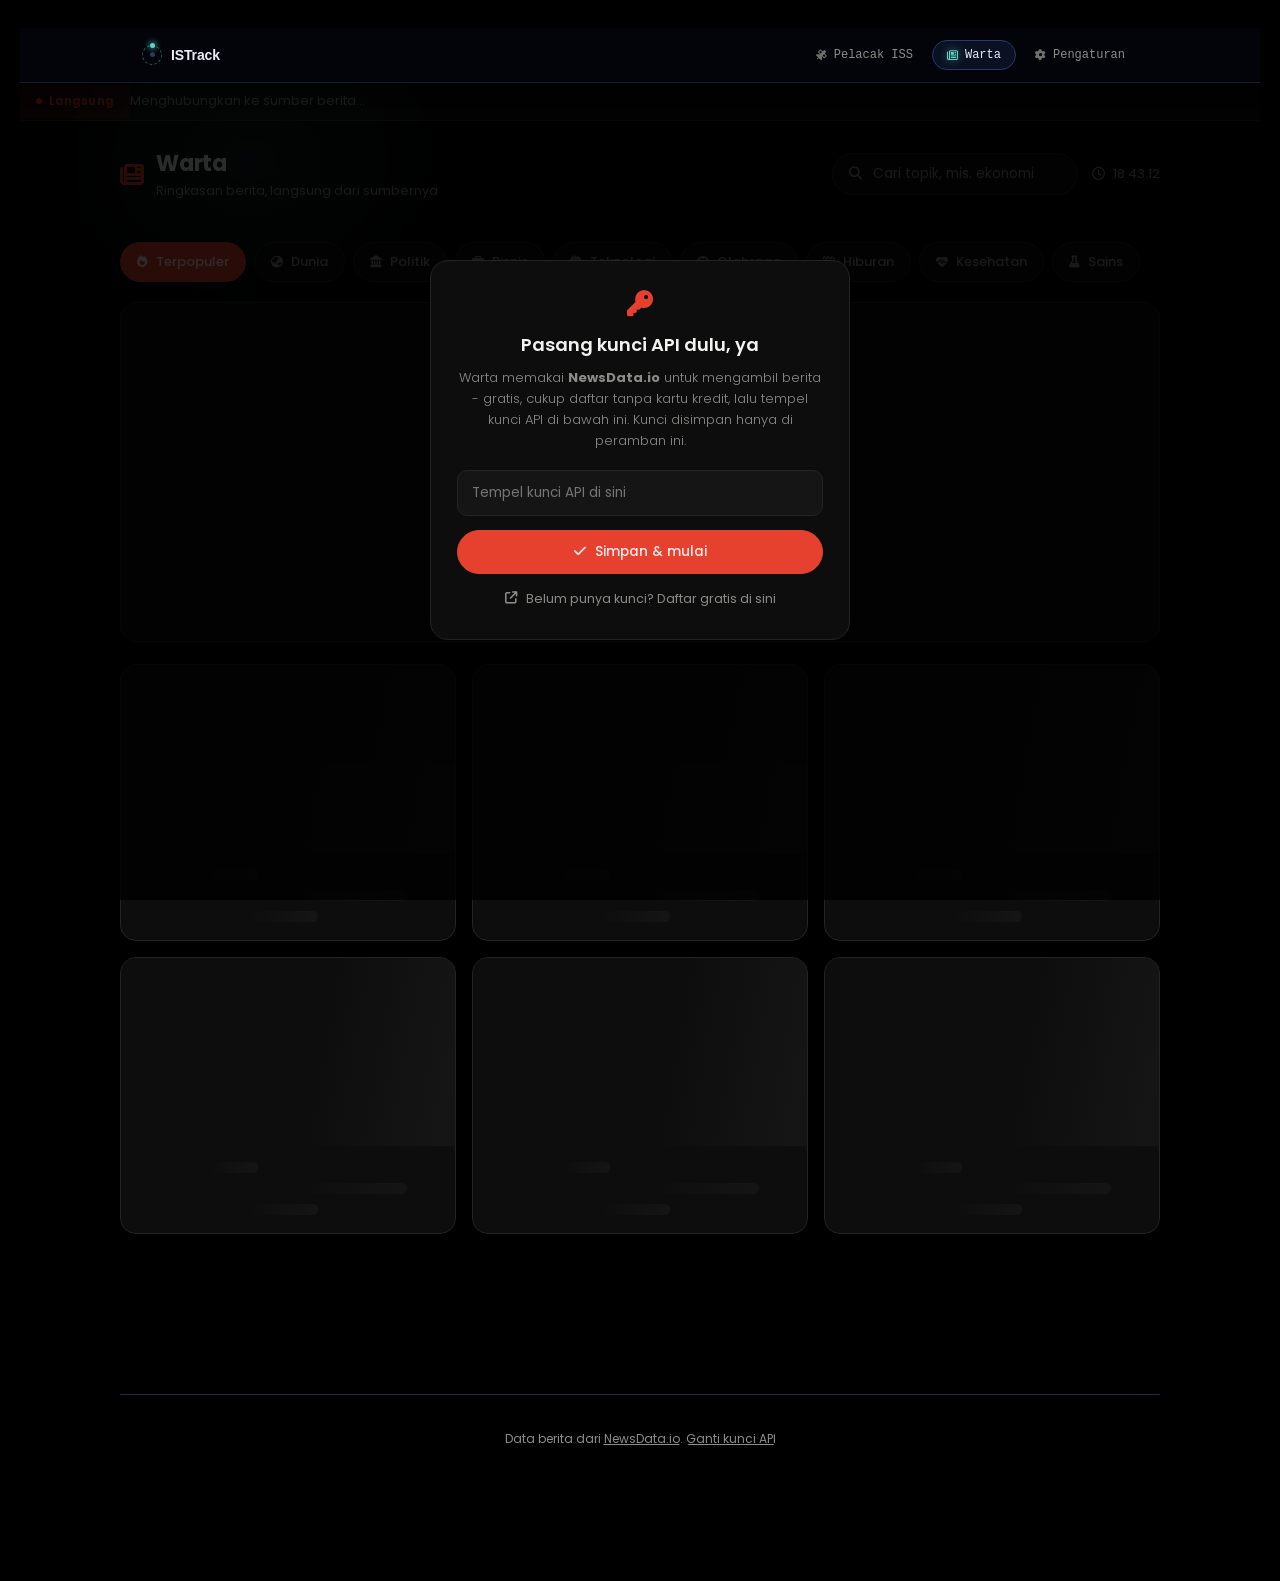
<file: news.html>
<!DOCTYPE html>
<html lang="id" id="htmlRoot">
<head>
<meta charset="UTF-8">
<meta name="viewport" content="width=device-width, initial-scale=1.0, viewport-fit=cover">
<title>ISTrack - Warta</title>
<link rel="preconnect" href="https://fonts.googleapis.com">
<link href="https://fonts.googleapis.com/css2?family=Poppins:wght@300;400;500;600;700;800&display=swap" rel="stylesheet">
<link rel="stylesheet" href="style.css">
<link rel="stylesheet" href="https://cdnjs.cloudflare.com/ajax/libs/font-awesome/6.5.1/css/all.min.css">
<link rel="stylesheet" href="news.css">
<script src="theme.js"></script>
<script src="menu-color.js"></script>
<script src="i18n.js"></script>
<script src="motion.js"></script>
</head>
<body>

<div class="site-nav-bar">
  <nav class="site-nav">
    <a class="site-brand" href="index.html" aria-label="ISTrack - beranda">
      <span class="site-brand-orbit" aria-hidden="true"><span class="site-brand-orbit-dot"></span></span>
      <span class="site-brand-text">ISTrack</span>
    </a>
    <button class="hamburger-btn" id="hamburgerBtn" data-i18n-aria-label="nav.openMenu" aria-label="Buka menu" aria-expanded="false" aria-controls="siteNavLinks">
      <span></span><span></span><span></span>
    </button>
    <div class="site-nav-links" id="siteNavLinks">
      <a href="index.html" class="site-nav-link"><i class="fa-solid fa-satellite nav-link-icon" aria-hidden="true"></i><span data-i18n="nav.iss">Pelacak ISS</span></a>
      <a href="news.html" class="site-nav-link active"><i class="fa-regular fa-newspaper nav-link-icon" aria-hidden="true"></i><span data-i18n="nav.news">Warta</span></a>
      <a href="settings.html" class="site-nav-link"><i class="fa-solid fa-gear nav-link-icon" aria-hidden="true"></i><span data-i18n="nav.settings">Pengaturan</span></a>
    </div>
  </nav>
</div>

<div class="ticker-bar" id="tickerBar">
  <span class="ticker-tag"><span class="live-dot"></span><span data-i18n="news.live">Langsung</span></span>
  <div class="ticker-track-wrap">
    <div class="ticker-track" id="tickerTrack">
      <span class="ticker-item" data-i18n="news.connectingTicker">Menghubungkan ke sumber berita…</span>
    </div>
  </div>
</div>

<div class="wrap">

  <header class="masthead">
    <div class="brand">
      <i class="fa-solid fa-newspaper"></i>
      <div>
        <p class="brand-name" data-i18n="news.brandName">Warta</p>
        <p class="brand-tag" data-i18n="news.brandTag">Ringkasan berita, langsung dari sumbernya</p>
      </div>
    </div>
    <div class="masthead-right">
      <form class="search" id="searchForm">
        <i class="fa-solid fa-magnifying-glass"></i>
        <input type="text" id="searchInput" data-i18n-placeholder="news.searchPlaceholder" placeholder="Cari topik, mis. ekonomi" autocomplete="off">
      </form>
      <div class="clock" id="clock">
        <i class="fa-regular fa-clock"></i>
        <span id="clockText">--:--:--</span>
      </div>
    </div>
  </header>

  <nav class="chipbar" id="chipBar">
    <button class="chip active" data-cat="top"><i class="fa-solid fa-fire"></i><span data-i18n="news.cat.top">Terpopuler</span></button>
    <button class="chip" data-cat="world"><i class="fa-solid fa-earth-asia"></i><span data-i18n="news.cat.world">Dunia</span></button>
    <button class="chip" data-cat="politics"><i class="fa-solid fa-landmark"></i><span data-i18n="news.cat.politics">Politik</span></button>
    <button class="chip" data-cat="business"><i class="fa-solid fa-briefcase"></i><span data-i18n="news.cat.business">Bisnis</span></button>
    <button class="chip" data-cat="technology"><i class="fa-solid fa-microchip"></i><span data-i18n="news.cat.technology">Teknologi</span></button>
    <button class="chip" data-cat="sports"><i class="fa-solid fa-futbol"></i><span data-i18n="news.cat.sports">Olahraga</span></button>
    <button class="chip" data-cat="entertainment"><i class="fa-solid fa-clapperboard"></i><span data-i18n="news.cat.entertainment">Hiburan</span></button>
    <button class="chip" data-cat="health"><i class="fa-solid fa-heart-pulse"></i><span data-i18n="news.cat.health">Kesehatan</span></button>
    <button class="chip" data-cat="science"><i class="fa-solid fa-flask"></i><span data-i18n="news.cat.science">Sains</span></button>
  </nav>

  <main id="mainContent">

    <section class="hero-slot" id="heroSlot"></section>

    <section class="grid" id="newsGrid"></section>

    <div class="state-row" id="stateRow"></div>

    <div class="loadmore-row hidden" id="loadMoreRow">
      <button id="loadMoreBtn" class="loadmore-btn">
        <i class="fa-solid fa-arrows-rotate"></i>
        <span data-i18n="news.loadMore">Muat lebih banyak</span>
      </button>
    </div>

  </main>

  <footer>
    <p><span data-i18n="news.footerPrefix">Data berita dari</span> <a href="https://newsdata.io/" target="_blank" rel="noopener">NewsData.io</a>.
      <button class="link-btn" id="changeKeyBtn" data-i18n="news.changeKey">Ganti kunci API</button>
    </p>
  </footer>

</div>

<div class="modal-backdrop hidden" id="apiModal">
  <div class="modal-card">
    <i class="fa-solid fa-key modal-icon"></i>
    <h2 data-i18n="news.modalTitle">Pasang kunci API dulu, ya</h2>
    <p data-i18n-html="news.modalBody">Warta memakai <b>NewsData.io</b> untuk mengambil berita - gratis, cukup daftar tanpa kartu kredit, lalu tempel kunci API di bawah ini. Kunci disimpan hanya di peramban ini.</p>
    <input type="text" id="apiKeyInput" data-i18n-placeholder="news.apiKeyPlaceholder" placeholder="Tempel kunci API di sini">
    <button id="saveKeyBtn" class="loadmore-btn primary">
      <i class="fa-solid fa-check"></i>
      <span data-i18n="news.saveAndStart">Simpan &amp; mulai</span>
    </button>
    <a href="https://newsdata.io/register" target="_blank" rel="noopener" class="modal-link">
      <i class="fa-solid fa-arrow-up-right-from-square"></i>
      <span data-i18n="news.noKeyYet">Belum punya kunci? Daftar gratis di sini</span>
    </a>
    <p class="modal-error hidden" id="modalError"></p>
  </div>
</div>

<script>
(function(){
  var btn=document.getElementById('hamburgerBtn');
  var links=document.getElementById('siteNavLinks');
  if(!btn||!links)return;
  function close(){
    links.classList.remove('open');
    btn.classList.remove('open');
    btn.setAttribute('aria-expanded','false');
  }
  btn.addEventListener('click',function(e){
    e.stopPropagation();
    var open=links.classList.toggle('open');
    btn.classList.toggle('open',open);
    btn.setAttribute('aria-expanded',open?'true':'false');
  });
  links.addEventListener('click',function(e){
    if(e.target.tagName==='A')close();
  });
  document.addEventListener('click',function(e){
    if(!links.contains(e.target)&&!btn.contains(e.target))close();
  });
  document.addEventListener('keydown',function(e){
    if(e.key==='Escape')close();
  });
})();
</script>
<script src="news.js"></script>
<script src="https://cdn.botpress.cloud/webchat/v5.0/inject.js"></script>
<script src="https://files.bpcontent.cloud/2026/09/04/01/20260904015826-556E0SH3.js" defer></script>
<script src="botpress-widget.js"></script>
</body>
</html>
</file>
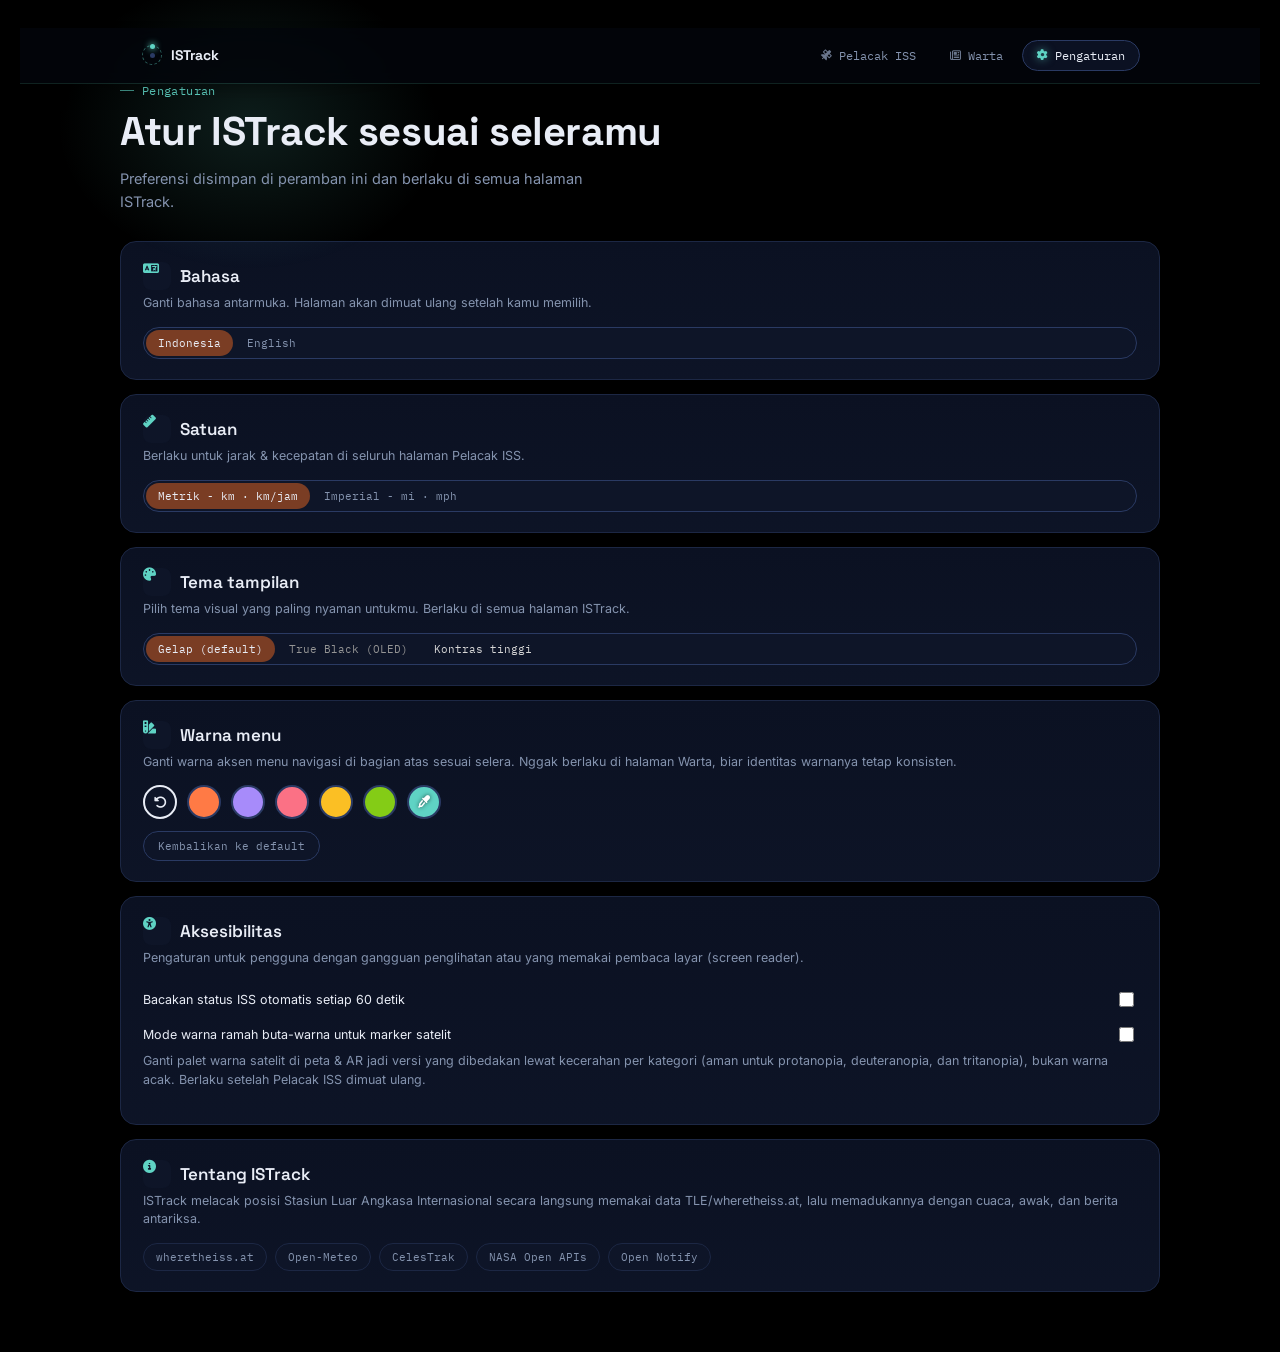
<file: settings.html>
<!DOCTYPE html>
<html lang="id" id="htmlRoot">
<head>
<meta charset="UTF-8">
<meta name="viewport" content="width=device-width, initial-scale=1.0, viewport-fit=cover">
<title>ISTrack - Pengaturan</title>
<link rel="preconnect" href="https://fonts.googleapis.com">
<link href="https://fonts.googleapis.com/css2?family=Space+Grotesk:wght@400;500;600;700&family=IBM+Plex+Mono:wght@400;500;600&family=Inter:wght@400;500&display=swap" rel="stylesheet">
<link rel="stylesheet" href="style.css">
<link rel="stylesheet" href="https://cdnjs.cloudflare.com/ajax/libs/font-awesome/6.5.1/css/all.min.css">
<script src="theme.js"></script>
<script src="menu-color.js"></script>
<script src="i18n.js"></script>
<script src="motion.js"></script>
</head>
<body>

<div class="site-nav-bar">
  <nav class="site-nav">
    <a class="site-brand" href="index.html" aria-label="ISTrack - beranda">
      <span class="site-brand-orbit" aria-hidden="true"><span class="site-brand-orbit-dot"></span></span>
      <span class="site-brand-text">ISTrack</span>
    </a>
    <button class="hamburger-btn" id="hamburgerBtn" data-i18n-aria-label="nav.openMenu" aria-label="Buka menu" aria-expanded="false" aria-controls="siteNavLinks">
      <span></span><span></span><span></span>
    </button>
    <div class="site-nav-links" id="siteNavLinks">
      <a href="index.html" class="site-nav-link"><i class="fa-solid fa-satellite nav-link-icon" aria-hidden="true"></i><span data-i18n="nav.iss">Pelacak ISS</span></a>
      <a href="news.html" class="site-nav-link"><i class="fa-regular fa-newspaper nav-link-icon" aria-hidden="true"></i><span data-i18n="nav.news">Warta</span></a>
      <a href="settings.html" class="site-nav-link active"><i class="fa-solid fa-gear nav-link-icon" aria-hidden="true"></i><span data-i18n="nav.settings">Pengaturan</span></a>
    </div>
  </nav>
</div>

<canvas id="stars"></canvas>

<div class="wrap">

  <header>
    <div>
      <p class="eyebrow" data-i18n="set.eyebrow">Pengaturan</p>
      <h1 data-i18n="set.h1">Atur ISTrack sesuai seleramu</h1>
      <p class="lede" data-i18n="set.lede">Preferensi disimpan di peramban ini dan berlaku di semua halaman ISTrack.</p>
    </div>
  </header>

  <div class="panel-grid">

    <section class="panel wide settings-panel">
      <h2><i class="fa-solid fa-language panel-title-icon" aria-hidden="true"></i><span data-i18n="set.langTitle">Bahasa</span></h2>
      <p class="panel-note" data-i18n="set.langNote">Ganti bahasa antarmuka. Halaman akan dimuat ulang setelah kamu memilih.</p>
      <div class="unit-toggle" id="langToggle" role="group" aria-label="Bahasa">
        <button class="unit-toggle-btn" id="langBtnId" data-lang="id" data-i18n="set.langId">Indonesia</button>
        <button class="unit-toggle-btn" id="langBtnEn" data-lang="en" data-i18n="set.langEn">English</button>
      </div>
    </section>

    <section class="panel wide settings-panel">
      <h2><i class="fa-solid fa-ruler panel-title-icon" aria-hidden="true"></i><span data-i18n="set.unitTitle">Satuan</span></h2>
      <p class="panel-note" data-i18n="set.unitNote">Berlaku untuk jarak & kecepatan di seluruh halaman Pelacak ISS.</p>
      <div class="unit-toggle" id="settingsUnitToggle" role="group" aria-label="Satuan">
        <button class="unit-toggle-btn" id="settingsUnitMetric" data-unit="metric" data-i18n="set.unitMetric">Metrik - km · km/jam</button>
        <button class="unit-toggle-btn" id="settingsUnitImperial" data-unit="imperial" data-i18n="set.unitImperial">Imperial - mi · mph</button>
      </div>
    </section>

    <section class="panel wide settings-panel">
      <h2><i class="fa-solid fa-palette panel-title-icon" aria-hidden="true"></i><span data-i18n="set.themeTitle">Tema tampilan</span></h2>
      <p class="panel-note" data-i18n="set.themeNote">Pilih tema visual yang paling nyaman untukmu. Berlaku di semua halaman ISTrack.</p>
      <div class="unit-toggle theme-toggle" id="themeToggle" role="group" aria-label="Tema tampilan">
        <button class="unit-toggle-btn" id="themeBtnDark" data-theme="dark" data-i18n="set.themeDark">Gelap (default)</button>
        <button class="unit-toggle-btn" id="themeBtnTrueBlack" data-theme="true-black" data-i18n="set.themeTrueBlack">True Black (OLED)</button>
        <button class="unit-toggle-btn" id="themeBtnHighContrast" data-theme="high-contrast" data-i18n="set.themeHighContrast">Kontras tinggi</button>
      </div>
    </section>

    <section class="panel wide settings-panel">
      <h2><i class="fa-solid fa-swatchbook panel-title-icon" aria-hidden="true"></i><span data-i18n="set.menuColorTitle">Warna menu</span></h2>
      <p class="panel-note" data-i18n="set.menuColorNote">Ganti warna aksen menu navigasi di bagian atas sesuai selera. Nggak berlaku di halaman Warta, biar identitas warnanya tetap konsisten.</p>
      <div class="menu-color-row" id="menuColorRow" role="group" aria-label="Warna menu">
        <button type="button" class="color-swatch color-swatch-default" data-color="" data-i18n-aria-label="set.menuColorDefault" aria-label="Default"><i class="fa-solid fa-rotate-left" aria-hidden="true"></i></button>
        <button type="button" class="color-swatch" data-color="#ff7a45" style="--sw:#ff7a45" data-i18n-aria-label="set.menuColorEmber" aria-label="Ember"><i class="fa-solid fa-check color-swatch-check" aria-hidden="true"></i></button>
        <button type="button" class="color-swatch" data-color="#a78bfa" style="--sw:#a78bfa" data-i18n-aria-label="set.menuColorViolet" aria-label="Ungu"><i class="fa-solid fa-check color-swatch-check" aria-hidden="true"></i></button>
        <button type="button" class="color-swatch" data-color="#fb7185" style="--sw:#fb7185" data-i18n-aria-label="set.menuColorRose" aria-label="Merah muda"><i class="fa-solid fa-check color-swatch-check" aria-hidden="true"></i></button>
        <button type="button" class="color-swatch" data-color="#fbbf24" style="--sw:#fbbf24" data-i18n-aria-label="set.menuColorGold" aria-label="Kuning emas"><i class="fa-solid fa-check color-swatch-check" aria-hidden="true"></i></button>
        <button type="button" class="color-swatch" data-color="#84cc16" style="--sw:#84cc16" data-i18n-aria-label="set.menuColorLime" aria-label="Hijau lime"><i class="fa-solid fa-check color-swatch-check" aria-hidden="true"></i></button>
        <label class="color-swatch color-swatch-custom" id="menuColorCustomSwatch" data-i18n-aria-label="set.menuColorCustomLabel" aria-label="Warna kustom">
          <input type="color" id="menuColorCustomInput" value="#5fd3c4">
          <i class="fa-solid fa-eye-dropper" aria-hidden="true"></i>
        </label>
      </div>
      <button type="button" class="menu-color-reset-btn" id="menuColorResetBtn" data-i18n="set.menuColorReset">Kembalikan ke default</button>
    </section>

    <section class="panel wide settings-panel">
      <h2><i class="fa-solid fa-universal-access panel-title-icon" aria-hidden="true"></i><span data-i18n="set.a11yTitle">Aksesibilitas</span></h2>
      <p class="panel-note" data-i18n="set.a11yNote">Pengaturan untuk pengguna dengan gangguan penglihatan atau yang memakai pembaca layar (screen reader).</p>
      <label class="map-toggle-row">
        <span data-i18n="set.a11yAutoRead">Bacakan status ISS otomatis setiap 60 detik</span>
        <input type="checkbox" id="a11yAutoReadToggle">
      </label>
      <label class="map-toggle-row">
        <span data-i18n="set.a11yColorblind">Mode warna ramah buta-warna untuk marker satelit</span>
        <input type="checkbox" id="a11yColorblindToggle">
      </label>
      <p class="panel-note" data-i18n="set.a11yColorblindNote">Ganti palet warna satelit di peta &amp; AR jadi versi yang dibedakan lewat kecerahan per kategori (aman untuk protanopia, deuteranopia, dan tritanopia), bukan warna acak. Berlaku setelah Pelacak ISS dimuat ulang.</p>
    </section>

    <section class="panel wide settings-panel">
      <h2><i class="fa-solid fa-circle-info panel-title-icon" aria-hidden="true"></i><span data-i18n="set.aboutTitle">Tentang ISTrack</span></h2>
      <p class="panel-note" data-i18n="set.aboutNote">ISTrack melacak posisi Stasiun Luar Angkasa Internasional secara langsung memakai data TLE/wheretheiss.at, lalu memadukannya dengan cuaca, awak, dan berita antariksa.</p>
      <div class="source-chip-row">
        <span class="source-chip">wheretheiss.at</span>
        <span class="source-chip">Open-Meteo</span>
        <span class="source-chip">CelesTrak</span>
        <span class="source-chip">NASA Open APIs</span>
        <span class="source-chip">Open Notify</span>
      </div>
    </section>

  </div>

</div>

<script>
(function(){
  var btn=document.getElementById('hamburgerBtn');
  var links=document.getElementById('siteNavLinks');
  if(btn && links){
    function close(){
      links.classList.remove('open');
      btn.classList.remove('open');
      btn.setAttribute('aria-expanded','false');
    }
    btn.addEventListener('click',function(e){
      e.stopPropagation();
      var open=links.classList.toggle('open');
      btn.classList.toggle('open',open);
      btn.setAttribute('aria-expanded',open?'true':'false');
    });
    links.addEventListener('click',function(e){
      if(e.target.tagName==='A')close();
    });
    document.addEventListener('click',function(e){
      if(!links.contains(e.target)&&!btn.contains(e.target))close();
    });
    document.addEventListener('keydown',function(e){
      if(e.key==='Escape')close();
    });
  }

  var langBtnId = document.getElementById('langBtnId');
  var langBtnEn = document.getElementById('langBtnEn');
  function refreshLangButtons(){
    var lang = I18N.getLang();
    langBtnId.classList.toggle('active', lang === 'id');
    langBtnEn.classList.toggle('active', lang === 'en');
  }
  refreshLangButtons();
  langBtnId.addEventListener('click', function(){ if(I18N.getLang() !== 'id') I18N.setLang('id'); });
  langBtnEn.addEventListener('click', function(){ if(I18N.getLang() !== 'en') I18N.setLang('en'); });

  var UNIT_KEY = 'istrack_units';
  var unitMetricBtn = document.getElementById('settingsUnitMetric');
  var unitImperialBtn = document.getElementById('settingsUnitImperial');
  function getUnit(){
    var saved = null;
    try{ saved = localStorage.getItem(UNIT_KEY); }catch(e){}
    return saved === 'imperial' ? 'imperial' : 'metric';
  }
  function setUnit(u){
    try{ localStorage.setItem(UNIT_KEY, u); }catch(e){}
    refreshUnitButtons();
  }
  function refreshUnitButtons(){
    var u = getUnit();
    unitMetricBtn.classList.toggle('active', u === 'metric');
    unitImperialBtn.classList.toggle('active', u === 'imperial');
  }
  refreshUnitButtons();
  unitMetricBtn.addEventListener('click', function(){ setUnit('metric'); });
  unitImperialBtn.addEventListener('click', function(){ setUnit('imperial'); });

  var themeButtons = document.querySelectorAll('#themeToggle .unit-toggle-btn');
  function refreshThemeButtons(){
    var current = window.ISTrackTheme ? window.ISTrackTheme.getTheme() : 'dark';
    themeButtons.forEach(function(b){
      b.classList.toggle('active', b.getAttribute('data-theme') === current);
    });
  }
  refreshThemeButtons();
  themeButtons.forEach(function(b){
    b.addEventListener('click', function(){
      if(!window.ISTrackTheme) return;
      window.ISTrackTheme.setTheme(b.getAttribute('data-theme'));
      refreshThemeButtons();
    });
  });

  var menuColorRow = document.getElementById('menuColorRow');
  var menuColorCustomSwatch = document.getElementById('menuColorCustomSwatch');
  var menuColorCustomInput = document.getElementById('menuColorCustomInput');
  var menuColorResetBtn = document.getElementById('menuColorResetBtn');

  function refreshMenuColorUI(){
    if(!window.ISTrackMenuColor || !menuColorRow) return;
    var current = window.ISTrackMenuColor.getMenuColor();
    var matchedPreset = false;
    menuColorRow.querySelectorAll('.color-swatch[data-color]').forEach(function(sw){
      var c = sw.getAttribute('data-color');
      if(c === ''){
        sw.classList.toggle('active', !current);
      } else {
        var isActive = current === c;
        sw.classList.toggle('active', isActive);
        if(isActive) matchedPreset = true;
      }
    });
    if(current){
      if(menuColorCustomSwatch) menuColorCustomSwatch.style.setProperty('--sw', current);
      if(menuColorCustomInput) menuColorCustomInput.value = current;
      if(menuColorCustomSwatch) menuColorCustomSwatch.classList.toggle('active', !matchedPreset);
    } else if(menuColorCustomSwatch){
      menuColorCustomSwatch.classList.remove('active');
    }
  }
  refreshMenuColorUI();

  if(menuColorRow){
    menuColorRow.querySelectorAll('.color-swatch[data-color]').forEach(function(sw){
      sw.addEventListener('click', function(){
        if(!window.ISTrackMenuColor) return;
        var c = sw.getAttribute('data-color');
        if(c === ''){ window.ISTrackMenuColor.resetMenuColor(); }
        else { window.ISTrackMenuColor.setMenuColor(c); }
        refreshMenuColorUI();
      });
    });
  }
  if(menuColorCustomInput){
    menuColorCustomInput.addEventListener('input', function(){
      if(!window.ISTrackMenuColor) return;
      window.ISTrackMenuColor.setMenuColor(menuColorCustomInput.value);
      refreshMenuColorUI();
    });
  }
  if(menuColorResetBtn){
    menuColorResetBtn.addEventListener('click', function(){
      if(!window.ISTrackMenuColor) return;
      window.ISTrackMenuColor.resetMenuColor();
      refreshMenuColorUI();
    });
  }

  var AUTOREAD_KEY = 'istrack_a11y_autoread';
  var autoReadToggle = document.getElementById('a11yAutoReadToggle');
  if(autoReadToggle){
    var savedAutoRead = false;
    try{ savedAutoRead = localStorage.getItem(AUTOREAD_KEY) === '1'; }catch(e){}
    autoReadToggle.checked = savedAutoRead;
    autoReadToggle.addEventListener('change', function(){
      try{ localStorage.setItem(AUTOREAD_KEY, autoReadToggle.checked ? '1' : '0'); }catch(e){}
    });
  }

  var COLORBLIND_KEY = 'istrack_a11y_colorblind';
  var colorblindToggle = document.getElementById('a11yColorblindToggle');
  if(colorblindToggle){
    var savedColorblind = false;
    try{ savedColorblind = localStorage.getItem(COLORBLIND_KEY) === '1'; }catch(e){}
    colorblindToggle.checked = savedColorblind;
    colorblindToggle.addEventListener('change', function(){
      try{ localStorage.setItem(COLORBLIND_KEY, colorblindToggle.checked ? '1' : '0'); }catch(e){}
    });
  }
})();
</script>
<script src="https://cdn.botpress.cloud/webchat/v5.0/inject.js"></script>
<script src="https://files.bpcontent.cloud/2026/09/04/01/20260904015826-556E0SH3.js" defer></script>
<script src="botpress-widget.js"></script>
</body>
</html>
</file>
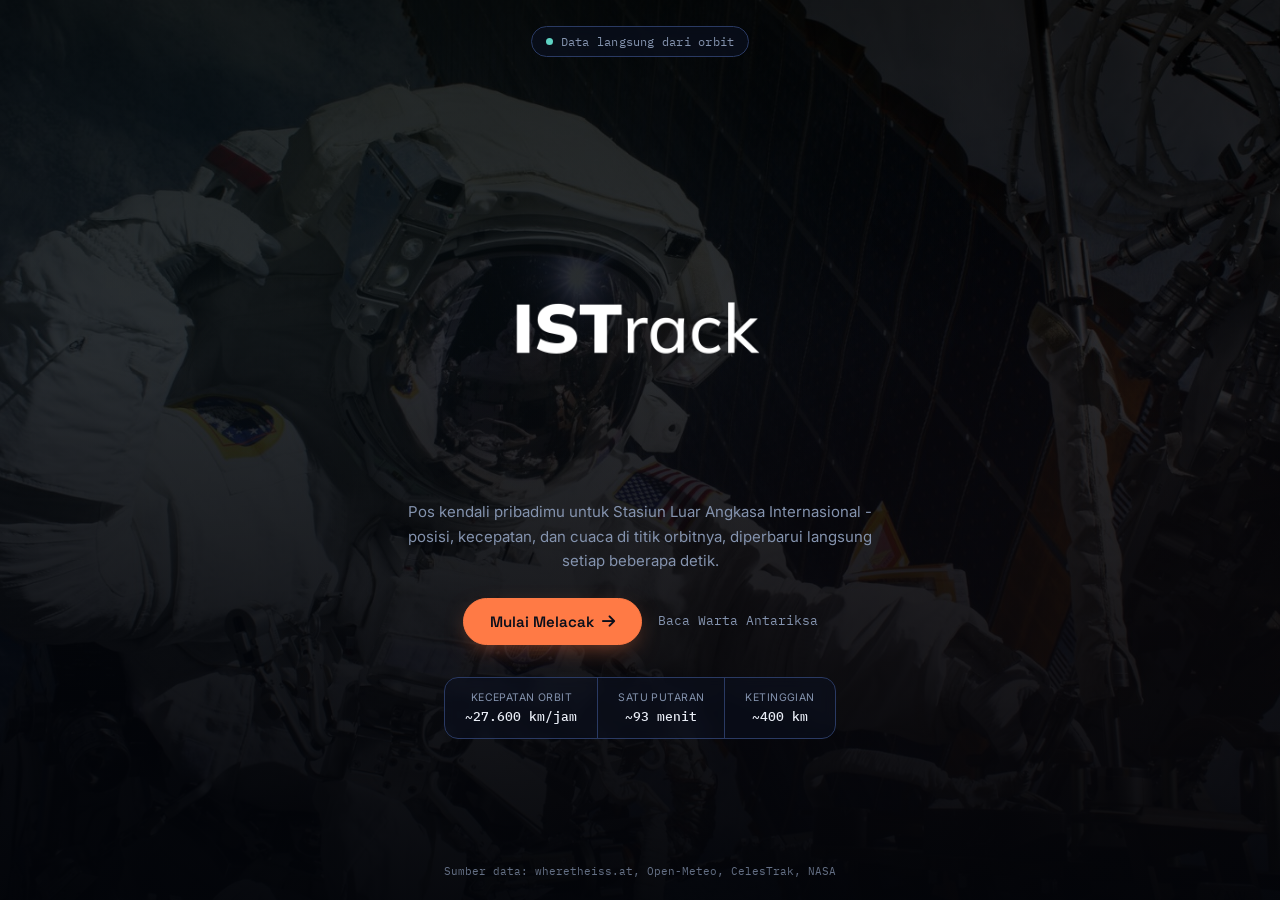
<file: splash.html>
<!DOCTYPE html>
<html lang="id">
<head>
<meta charset="UTF-8">
<meta name="viewport" content="width=device-width, initial-scale=1.0, viewport-fit=cover">
<title>ISTrack - Pelacak ISS Langsung</title>
<link rel="preconnect" href="https://fonts.googleapis.com">
<link href="https://fonts.googleapis.com/css2?family=Space+Grotesk:wght@400;500;600;700&family=IBM+Plex+Mono:wght@400;500;600&family=Inter:wght@400;500&display=swap" rel="stylesheet">
<link rel="stylesheet" href="splash.css">
<link rel="stylesheet" href="https://cdnjs.cloudflare.com/ajax/libs/font-awesome/6.5.1/css/all.min.css">
<script src="theme.js"></script>
<script src="i18n.js"></script>
</head>
<body>

<div class="hero">
  <img class="hero-bg" src="assets/hero-astronaut.jpg" data-i18n-alt="splash.heroAlt" alt="Astronaut mengerjakan pemeliharaan luar Stasiun Luar Angkasa Internasional">
  <div class="hero-scrim"></div>

  <div class="hero-content">
    <div class="hero-top">
      <span class="hero-status"><span class="dot"></span><span data-i18n="splash.status">Data langsung dari orbit</span></span>
    </div>

    <div class="hero-mid">
      <img class="hero-logo" src="assets/istrack-logo.png" alt="ISTrack">
      <p class="hero-tagline" data-i18n="splash.tagline">Pos kendali pribadimu untuk Stasiun Luar Angkasa Internasional - posisi, kecepatan, dan cuaca di titik orbitnya, diperbarui langsung setiap beberapa detik.</p>

      <div class="hero-cta-row">
        <a href="index.html" class="hero-cta"><span data-i18n="splash.ctaMain">Mulai Melacak</span> <i class="fa-solid fa-arrow-right" aria-hidden="true"></i></a>
        <a href="news.html" class="hero-cta-secondary" data-i18n="splash.ctaNews">Baca Warta Antariksa</a>
      </div>

      <div class="hero-facts">
        <div class="hero-fact"><span class="hero-fact-k" data-i18n="splash.factSpeedK">Kecepatan orbit</span><span class="hero-fact-v" data-i18n="splash.factSpeedV">~27.600 km/jam</span></div>
        <div class="hero-fact"><span class="hero-fact-k" data-i18n="splash.factOrbitK">Satu putaran</span><span class="hero-fact-v" data-i18n="splash.factOrbitV">~93 menit</span></div>
        <div class="hero-fact"><span class="hero-fact-k" data-i18n="splash.factAltK">Ketinggian</span><span class="hero-fact-v" data-i18n="splash.factAltV">~400 km</span></div>
      </div>
    </div>

    <div class="hero-bottom">
      <p class="hero-scroll-hint" data-i18n="splash.scrollHint">Sumber data: wheretheiss.at, Open-Meteo, CelesTrak, NASA</p>
    </div>
  </div>
</div>

</body>
</html>
</file>
<file: style.css>
:root{
  --bg-deep:#000000;
  --bg-panel:#0b1122;
  --bg-panel-2:#0e1528;
  --grid-line:#1c2744;
  --grid-line-strong:#2a3a63;
  --ember:#ff7a45;
  --ember-dim:#7a3d24;
  --cyan:#5fd3c4;
  --star:#e9edf6;
  --muted:#8493ae;
  --danger:#ff6b6b;

  --nav-accent:var(--cyan);
}

[data-theme="true-black"]{
  --bg-panel:#000000;
  --bg-panel-2:#000000;
  --grid-line:#161616;
  --grid-line-strong:#262626;
  --star:#ffffff;
  --muted:#949494;
}

[data-theme="high-contrast"]{
  --bg-panel:#000000;
  --bg-panel-2:#000000;
  --grid-line:#ffffff;
  --grid-line-strong:#ffffff;
  --ember:#ffcc00;
  --ember-dim:#8a6d00;
  --cyan:#00e5ff;
  --star:#ffffff;
  --muted:#d6d6d6;
  --danger:#ff5c5c;
}
[data-theme="high-contrast"] .panel,
[data-theme="high-contrast"] .card,
[data-theme="high-contrast"] .mapcard,
[data-theme="high-contrast"] .map-panel{
  border-width:2px;
}

*{box-sizing:border-box; min-width:0;}

@media (prefers-reduced-motion: reduce){
  header, .mapcard{animation:none; opacity:1; transform:none;}
  #globe{transition:none; opacity:1;}
  .map-panel{transition:none;}
  .sat-info-popup{transition:none;}
  .map-tool-btn{transition:background .15s ease, border-color .15s ease;}
  .app-loading-logo, .app-loading-orbit-dot{animation:none;}
  button, .card{transition:border-color .15s ease, background .15s ease; transform:none !important;}
  button:hover, button:active, .card:hover{transform:none !important;}
  .ui-ripple{display:none;}
  .ui-rise-in{animation:none; opacity:1; transform:none;}
}

body.app-is-loading{overflow:hidden;}

.app-loading{
  position:fixed;
  inset:0;
  z-index:99999;
  display:flex;
  flex-direction:column;
  align-items:center;
  justify-content:center;
  gap:18px;
  background:
    radial-gradient(ellipse at 50% 30%, rgba(20,32,58,0.9) 0%, rgba(3,5,12,0.98) 65%, #000 100%);
  text-align:center;
  padding:24px;
  opacity:1;
  visibility:visible;
  transition:opacity .5s ease, visibility .5s ease;
}
.app-loading.app-loading-hide{
  opacity:0;
  visibility:hidden;
  pointer-events:none;
}
.app-loading-logo{
  width:132px;
  max-width:46vw;
  filter:drop-shadow(0 0 18px rgba(95,211,196,0.45));
  animation:app-loading-pulse 2.2s ease-in-out infinite;
}
@keyframes app-loading-pulse{
  0%,100%{ transform:scale(1); opacity:0.96; }
  50%{ transform:scale(1.045); opacity:1; }
}
.app-loading-orbit{
  position:relative;
  width:64px;height:64px;
}
.app-loading-orbit::before{
  content:'';
  position:absolute;
  inset:0;
  border-radius:50%;
  border:1px dashed rgba(95,211,196,0.35);
}
.app-loading-orbit-dot{
  position:absolute;
  top:50%;left:50%;
  width:64px;height:64px;
  margin:-32px 0 0 -32px;
  animation:app-loading-spin 1.8s linear infinite;
}
.app-loading-orbit-dot::after{
  content:'';
  position:absolute;
  top:0;left:50%;
  width:7px;height:7px;
  margin-left:-3.5px;
  border-radius:50%;
  background:var(--cyan);
  box-shadow:0 0 10px 2px rgba(95,211,196,0.7);
}
@keyframes app-loading-spin{
  from{ transform:rotate(0deg); }
  to{ transform:rotate(360deg); }
}
.app-loading-title{
  margin:0;
  font-family:'Space Grotesk',sans-serif;
  font-weight:600;
  font-size:22px;
  letter-spacing:0.02em;
  color:var(--star);
}
.app-loading-subtitle{
  margin:0;
  max-width:280px;
  font-size:13px;
  line-height:1.5;
  color:var(--muted);
}

.site-nav-bar{
  position:sticky;
  top:0;
  z-index:50;
  background:rgba(3,5,12,0.82);
  backdrop-filter:blur(10px);
  -webkit-backdrop-filter:blur(10px);

  box-shadow:0 1px 0 color-mix(in srgb, var(--nav-accent) 16%, transparent), 0 10px 24px -12px rgba(0,0,0,0.6);

  padding-top:env(safe-area-inset-top,0px);
}

.site-nav{
  display:flex;
  align-items:center;
  justify-content:space-between;
  gap:12px;
  max-width:1040px;
  margin:0 auto;
  padding:12px 20px;
  padding-left:calc(20px + env(safe-area-inset-left,0px));
  padding-right:calc(20px + env(safe-area-inset-right,0px));
  position:relative;
  z-index:2;
}

.site-brand{
  display:inline-flex;
  align-items:center;
  gap:9px;
  text-decoration:none;
  border-radius:10px;
  padding:2px;
  transition:opacity .15s ease;
}
.site-brand:hover{opacity:0.85;}
.site-brand-text{
  font-family:'Space Grotesk',sans-serif;
  font-weight:700;
  font-size:14px;
  letter-spacing:-0.01em;
  color:var(--star);
}
.site-brand-orbit{
  position:relative;
  width:20px;height:20px;
  flex:none;
}
.site-brand-orbit::before{
  content:'';
  position:absolute;
  inset:0;
  border-radius:50%;
  border:1px dashed rgba(95,211,196,0.45);
}
.site-brand-orbit::after{

  content:'';
  position:absolute;
  top:50%;left:50%;
  width:5px;height:5px;
  margin:-2.5px 0 0 -2.5px;
  border-radius:50%;
  background:var(--grid-line-strong);
}
.site-brand-orbit-dot{
  position:absolute;
  inset:0;
  animation:brand-orbit-spin 5s linear infinite;
}
.site-brand-orbit-dot::after{
  content:'';
  position:absolute;
  top:-1.5px;left:50%;
  width:5px;height:5px;
  margin-left:-2.5px;
  border-radius:50%;
  background:var(--nav-accent);
  box-shadow:0 0 6px 1px color-mix(in srgb, var(--nav-accent) 75%, transparent);
}
@keyframes brand-orbit-spin{
  from{ transform:rotate(0deg); }
  to{ transform:rotate(360deg); }
}

.site-nav-links{
  display:flex;
  gap:4px;
}

.site-nav-link{
  font-family:'IBM Plex Mono',monospace;
  font-size:12px;
  color:var(--muted);
  text-decoration:none;
  padding:7px 14px;
  border-radius:100px;
  border:1px solid transparent;
  display:inline-flex;
  align-items:center;
  gap:7px;
  transition:color .15s ease, background .15s ease, border-color .15s ease;
}

.nav-link-icon{
  font-size:11px;
  color:inherit;
  opacity:0.8;
  transition:color .15s ease, opacity .15s ease;
}

.site-nav-link:hover{color:var(--star);}

.site-nav-link.active{
  color:var(--star);
  background:var(--bg-panel);
  border-color:var(--grid-line-strong);
}
.site-nav-link.active .nav-link-icon{
  color:var(--nav-accent);
  opacity:1;
  filter:drop-shadow(0 0 4px color-mix(in srgb, var(--nav-accent) 60%, transparent));
}

.hamburger-btn{
  display:none;
  flex-direction:column;
  justify-content:center;
  align-items:center;
  gap:5px;

  width:44px;
  height:44px;
  flex:none;
  padding:0;
  background:var(--bg-panel);
  border:1px solid var(--grid-line-strong);
  border-radius:12px;
  cursor:pointer;
  z-index:3;
  transition:background .15s ease, border-color .15s ease, transform .15s ease;
}

.hamburger-btn:hover{border-color:rgba(95,211,196,0.55);}
.hamburger-btn:active{transform:scale(0.94);}

.hamburger-btn span{
  display:block;
  width:18px;
  height:2px;
  background:var(--star);
  border-radius:2px;
  transition:transform .2s ease, opacity .2s ease;
}

.hamburger-btn.open span:nth-child(1){transform:translateY(7px) rotate(45deg);}
.hamburger-btn.open span:nth-child(2){opacity:0;}
.hamburger-btn.open span:nth-child(3){transform:translateY(-7px) rotate(-45deg);}

@media (max-width:640px){
  .hamburger-btn{display:flex;}
  .site-nav-links{
    display:flex;
    position:absolute;

    top:calc(100% + 8px);
    right:calc(20px + env(safe-area-inset-right,0px));
    left:calc(20px + env(safe-area-inset-left,0px));
    flex-direction:column;
    gap:4px;
    background:var(--bg-panel);
    border:1px solid var(--grid-line-strong);
    border-radius:14px;
    padding:8px;

    max-height:0;
    opacity:0;
    overflow:hidden;
    pointer-events:none;
    transform:translateY(-6px);
    transition:max-height .25s ease, opacity .18s ease, transform .18s ease;
  }
  .site-nav-links.open{
    max-height:220px;
    opacity:1;
    pointer-events:auto;
    transform:translateY(0);
  }
  .site-nav-link{padding:10px 14px;justify-content:center;}
}

@media (prefers-reduced-motion:reduce){
  .site-brand-orbit-dot,
  .ar-opening-logo,
  .ar-opening-orbit-dot,
  .ar-space-stars-layer,
  .ar-calibration-hint,
  .ar-calibration-dot{
    animation:none !important;
  }
}

html{

  overflow-x:hidden;
  overflow-x:clip;
  overscroll-behavior-x:none;
}

body{
  margin:0;
  background:var(--bg-deep);
  color:var(--star);
  font-family:'Inter',sans-serif;
  min-height:100vh;
  width:100%;
  padding:28px 20px 60px;
  position:relative;
  overflow-x:hidden;
  overflow-x:clip;
  overscroll-behavior-x:none;
}

#stars{
  position:fixed;
  inset:0;
  z-index:0;
  pointer-events:none;
}

.wrap{
  position:relative;
  z-index:1;
  max-width:1040px;
  margin:0 auto;
}

header{
  display:flex;
  justify-content:space-between;
  align-items:flex-end;
  gap:16px;
  flex-wrap:wrap;
  margin-bottom:22px;
  position:relative;
  animation:hero-in .7s cubic-bezier(.22,1,.36,1) both;
}

header::before{
  content:'';
  position:absolute;
  top:-120px;
  left:-80px;
  width:420px;
  height:320px;
  background:radial-gradient(ellipse, rgba(95,211,196,0.14), transparent 65%);
  pointer-events:none;
  z-index:-1;
}

.eyebrow{
  margin:0 0 8px;
  display:flex;
  align-items:center;
  gap:8px;
  font-family:'IBM Plex Mono',monospace;
  font-size:12px;
  color:var(--cyan);
  letter-spacing:0.03em;
}

.eyebrow::before{
  content:'';
  width:14px;
  height:1px;
  background:var(--cyan);
  opacity:0.7;
}

h1{
  font-family:'Space Grotesk',sans-serif;
  font-weight:700;
  font-size:clamp(28px,5vw,40px);
  margin:0 0 10px;
  letter-spacing:-0.01em;
}

.lede{
  margin:0;
  color:var(--muted);
  font-size:14.5px;
  max-width:52ch;
  line-height:1.6;
}

.status{
  display:flex;
  align-items:center;
  gap:8px;
  font-family:'IBM Plex Mono',monospace;
  font-size:12.5px;
  color:var(--muted);
  padding:7px 12px;
  border:1px solid var(--grid-line-strong);
  border-radius:100px;
  background:var(--bg-panel);
  white-space:nowrap;
}

.dot{
  width:7px;height:7px;border-radius:50%;
  background:var(--cyan);
  box-shadow:0 0 0 0 rgba(95,211,196,.6);
  animation:pulse 2s infinite;
}
.dot.err{background:var(--danger);animation:none;}

@keyframes pulse{
  0%{box-shadow:0 0 0 0 rgba(95,211,196,.5);}
  70%{box-shadow:0 0 0 8px rgba(95,211,196,0);}
  100%{box-shadow:0 0 0 0 rgba(95,211,196,0);}
}

.mapcard{
  background:linear-gradient(180deg,var(--bg-panel),var(--bg-panel-2));
  border:1px solid var(--grid-line);
  border-radius:18px;
  padding:14px;
  position:relative;
  animation:hero-in .7s cubic-bezier(.22,1,.36,1) .12s both;
}

svg{display:block;width:100%;height:auto;border-radius:10px;}

@keyframes hero-in{
  from{opacity:0; transform:translateY(14px);}
  to{opacity:1; transform:translateY(0);}
}

.globewrap{
  width:100%;
  aspect-ratio:16/10;
  border-radius:10px;
  overflow:hidden;
  background:#000000;
  position:relative;
}

.globewrap::after{
  content:'';
  position:absolute;
  inset:0;
  pointer-events:none;
  background:radial-gradient(ellipse at center, transparent 58%, rgba(0,0,0,0.4) 100%);
}
#globe{
  width:100%;
  height:100%;
  display:block;
  cursor:grab;
  opacity:0;
  transition:opacity .8s ease;
}
#globe.globe-ready{opacity:1;}
#globe:active{cursor:grabbing;}
.globe-hint{
  margin:8px 2px 0;
  font-size:11.5px;
  color:var(--muted);
  text-align:center;
}

.globe-labels{
  position:absolute;
  inset:0;
  overflow:hidden;
  pointer-events:none;
  z-index:2;
}
.globe-label{
  position:absolute;
  left:0;
  top:0;
  display:inline-flex;
  align-items:center;
  gap:5px;
  max-width:150px;
  padding:3px 8px 3px 6px;
  border-radius:100px;
  background:rgba(3,5,12,0.72);
  border:1px solid rgba(255,255,255,0.1);
  backdrop-filter:blur(2px);
  -webkit-backdrop-filter:blur(2px);
  font-family:'IBM Plex Mono',monospace;
  font-size:10px;
  font-weight:600;
  color:var(--star);
  letter-spacing:.01em;
  pointer-events:none;
  opacity:0;
  transition:opacity .15s ease;
  will-change:transform, opacity;
}
.globe-label.visible{opacity:1;}
.globe-label-iss{font-weight:700;}
.globe-label-dot{
  width:6px;
  height:6px;
  border-radius:50%;
  flex:none;
  box-shadow:0 0 4px 0 currentColor;
}
.globe-label-text{
  overflow:hidden;
  text-overflow:ellipsis;
  white-space:nowrap;
}
@media (max-width:520px){
  .globe-label{
    max-width:96px;
    font-size:9px;
    padding:2px 7px 2px 5px;
  }
}

.maplabel{
  font-family:'IBM Plex Mono',monospace;
  font-size:10.5px;
  fill:var(--muted);
}

.coordread{
  position:absolute;
  top:28px;left:28px;
  font-family:'IBM Plex Mono',monospace;
  font-size:12px;
  color:var(--muted);
  line-height:1.6;
  pointer-events:none;
}
.coordread b{color:var(--star);font-weight:500;}

.cards{
  display:grid;
  grid-template-columns:repeat(auto-fit,minmax(150px,1fr));
  gap:10px;
  margin-top:14px;
}

.card{
  background:var(--bg-panel);
  border:1px solid var(--grid-line);
  border-radius:14px;
  padding:14px 16px;
  transition:border-color .18s ease, transform .18s ease, box-shadow .18s ease;
}
.card:hover{
  border-color:var(--grid-line-strong);
  transform:translateY(-2px);
  box-shadow:0 8px 22px rgba(0,0,0,0.35);
}
.card:has(.value.ember):hover{
  border-color:var(--ember-dim);
  box-shadow:0 8px 22px rgba(0,0,0,0.35), 0 0 0 1px rgba(255,122,69,0.12) inset;
}
.card:has(.value.cyan):hover{
  border-color:#2d6a63;
  box-shadow:0 8px 22px rgba(0,0,0,0.35), 0 0 0 1px rgba(95,211,196,0.14) inset;
}

.card .label{
  display:flex;
  align-items:center;
  gap:7px;
  font-size:12.5px;
  color:var(--muted);
  margin-bottom:8px;
}
.card .label .card-icon{
  font-size:12px;
  width:22px;
  height:22px;
  flex-shrink:0;
  display:inline-flex;
  align-items:center;
  justify-content:center;
  border-radius:7px;
  background:var(--bg-panel-2);
  color:var(--cyan);
}
.card .label:has(+ .value.ember) .card-icon{ color:var(--ember); }
.card .label:has(+ .value.cyan) .card-icon{ color:var(--cyan); }

.card .value{
  font-family:'IBM Plex Mono',monospace;
  font-size:19px;
  font-weight:500;
  color:var(--star);
}

.card .value.ember{color:var(--ember);}
.card .value.cyan{color:var(--cyan);}

.card.wide-card{
  grid-column:1 / -1;
}
.daynight-countdown{
  margin-top:6px;
  font-family:'IBM Plex Mono',monospace;
  font-size:13.5px;
  color:var(--muted);
}

.card .unit{
  font-size:12px;
  color:var(--muted);
  margin-left:3px;
}

.update-row{
  margin-top:16px;
  display:flex;
  justify-content:space-between;
  align-items:center;
  flex-wrap:wrap;
  gap:10px;
  font-size:12.5px;
  color:var(--muted);
}

.update-row-controls{
  display:flex;
  align-items:center;
  gap:10px;
  flex-wrap:wrap;
}

.unit-toggle{
  display:flex;
  background:var(--bg-panel-2);
  border:1px solid var(--grid-line-strong);
  border-radius:100px;
  padding:2px;
  gap:2px;
}

.unit-toggle-btn{
  font-family:'IBM Plex Mono',monospace;
  font-size:11px;
  color:var(--muted);
  background:transparent;
  border:none;
  padding:6px 12px;
  border-radius:100px;
  cursor:pointer;
  transition:background .15s ease, color .15s ease, transform .1s ease;
}
.unit-toggle-btn:hover{color:var(--star);}
.unit-toggle-btn:active{transform:scale(0.94);}
.unit-toggle-btn.active{
  background:var(--ember-dim);
  color:var(--star);
}

.settings-panel .unit-toggle{margin-top:14px;}

.menu-color-row{
  display:flex;
  flex-wrap:wrap;
  gap:10px;
  margin-top:14px;
}
.color-swatch{
  --sw:var(--cyan);
  position:relative;
  width:34px;height:34px;
  flex:none;
  border-radius:50%;
  border:2px solid var(--grid-line-strong);
  background:var(--sw);
  cursor:pointer;
  padding:0;
  display:flex;
  align-items:center;
  justify-content:center;
  transition:transform .12s ease, border-color .15s ease;
}
.color-swatch:hover{transform:scale(1.08);}
.color-swatch:active{transform:scale(0.94);}
.color-swatch:focus-visible{outline:2px solid var(--star);outline-offset:2px;}
.color-swatch.active{border-color:var(--star);}
.color-swatch-check{
  font-size:12px;
  color:#0a0f1c;
  opacity:0;
  transition:opacity .12s ease;
}
.color-swatch.active .color-swatch-check{opacity:1;}
.color-swatch-default{
  --sw:var(--bg-panel-2);
  color:var(--muted);
  font-size:13px;
}
.color-swatch-default.active{color:var(--star);}
.color-swatch-custom{
  --sw:#5fd3c4;
  color:#fff;
  font-size:12px;
  overflow:hidden;
}
.color-swatch-custom i{
  pointer-events:none;
  filter:drop-shadow(0 0 2px rgba(0,0,0,.65));
}
.color-swatch-custom input[type="color"]{
  position:absolute;
  inset:0;
  width:100%;
  height:100%;
  padding:0;
  border:none;
  opacity:0;
  cursor:pointer;
}
.menu-color-reset-btn{
  margin-top:12px;
  padding:7px 14px;
  border-radius:100px;
  border:1px solid var(--grid-line-strong);
  background:var(--bg-panel-2);
  color:var(--muted);
  font-family:'IBM Plex Mono',monospace;
  font-size:11px;
  cursor:pointer;
}
.menu-color-reset-btn:hover{color:var(--star);background:var(--bg-panel);}

.source-chip-row{
  display:flex;
  flex-wrap:wrap;
  gap:8px;
  margin-top:14px;
}
.source-chip{
  font-family:'IBM Plex Mono',monospace;
  font-size:11px;
  color:var(--muted);
  background:var(--bg-panel-2);
  border:1px solid var(--grid-line);
  padding:6px 12px;
  border-radius:100px;
}

.sat-filter-bar{
  display:flex;
  flex-wrap:wrap;
  gap:6px;
  margin-bottom:10px;
}

.sat-filter-btn{
  font-family:'IBM Plex Mono',monospace;
  font-size:11px;
  color:var(--muted);
  background:var(--bg-panel-2);
  border:1px solid var(--grid-line);
  padding:5px 12px;
  border-radius:100px;
  cursor:pointer;
  transition:border-color .15s ease, color .15s ease, background .15s ease, transform .1s ease;
}
.sat-filter-btn:hover{border-color:var(--cyan);color:var(--star);}
.sat-filter-btn:active{transform:scale(0.94);}
.sat-filter-btn.active{
  background:var(--ember-dim);
  border-color:var(--ember);
  color:var(--star);
}

button{
  font-family:'Inter',sans-serif;
  font-size:13px;
  color:var(--star);
  background:var(--bg-panel-2);
  border:1px solid var(--grid-line-strong);
  padding:8px 14px;
  border-radius:100px;
  cursor:pointer;
  position:relative;
  overflow:hidden;
  transition:border-color .15s ease, background .15s ease, transform .15s cubic-bezier(.34,1.56,.64,1), box-shadow .15s ease;
}
button:hover{border-color:var(--cyan);background:#101a33;transform:translateY(-1px);box-shadow:0 4px 14px rgba(0,0,0,0.3);}
button:active{transform:translateY(0) scale(0.95);transition-duration:.08s;}
button:focus-visible{outline:2px solid var(--cyan);outline-offset:2px;}
button:disabled{transform:none;box-shadow:none;}

.ui-ripple{
  position:absolute;
  border-radius:50%;
  background:currentColor;
  opacity:0.35;
  transform:scale(0);
  pointer-events:none;
  animation:ui-ripple-anim .55s ease-out forwards;
}
@keyframes ui-ripple-anim{
  to{ transform:scale(1); opacity:0; }
}

@keyframes ui-rise-in{
  from{ opacity:0; transform:translateY(10px); }
  to{ opacity:1; transform:translateY(0); }
}
.ui-rise-in{
  animation:ui-rise-in .5s cubic-bezier(.22,1,.36,1) both;
  animation-delay:var(--entrance-delay, 0s);
}

.mini-locate-btn{
  margin-top:6px;
  font-family:'Inter',sans-serif;
  font-size:11.5px;
  color:var(--cyan);
  background:transparent;
  border:1px solid var(--grid-line-strong);
  padding:4px 10px;
  border-radius:100px;
  cursor:pointer;
  transition:border-color .15s ease, transform .1s ease;
}
.mini-locate-btn:hover{border-color:var(--cyan);}
.mini-locate-btn:active{transform:scale(0.93);}
.mini-locate-btn:disabled{opacity:0.6;cursor:default;}
.mini-locate-btn.hidden{display:none;}

.panel-grid{
  margin-top:28px;
  display:grid;
  grid-template-columns:1fr 1fr;
  gap:14px;
}

.panel.wide{grid-column:1 / -1;}

@media (max-width:720px){
  .panel-grid{grid-template-columns:1fr;}
}

.panel{
  background:linear-gradient(180deg,var(--bg-panel),var(--bg-panel-2) 140%);
  border:1px solid var(--grid-line);
  border-radius:16px;
  padding:20px 22px;
  transition:border-color .2s ease;
}
.panel:hover{border-color:var(--grid-line-strong);}

.panel h2{
  font-family:'Space Grotesk',sans-serif;
  font-size:17px;
  font-weight:600;
  margin:0 0 4px;
  display:flex;
  align-items:center;
}

.panel-note{
  font-size:12.5px;
  color:var(--muted);
  margin:0 0 14px;
  line-height:1.5;
}

.placeholder{
  font-size:13px;
  color:var(--muted);
  margin:0;
}

.error-note{
  font-size:13px;
  color:var(--danger);
  margin:0;
}

.history-body{
  position:relative;
}
.history-chart-wrap{
  position:relative;
  height:220px;
  width:100%;
}

.weather-row{
  display:flex;
  align-items:center;
  gap:18px;
}
.weather-temp{
  font-family:'IBM Plex Mono',monospace;
  font-size:34px;
  font-weight:600;
  color:var(--ember);
  line-height:1;
}
.weather-detail{
  font-size:13px;
  color:var(--muted);
  line-height:1.6;
}
.weather-detail b{color:var(--star);font-weight:500;}

.crew-count{
  font-family:'IBM Plex Mono',monospace;
  font-size:34px;
  font-weight:600;
  color:var(--cyan);
  line-height:1;
  margin-bottom:10px;
}
.crew-list{
  list-style:none;
  margin:0;
  padding:0;
  display:flex;
  flex-direction:column;
  gap:6px;
}
.crew-list li{
  font-size:13.5px;
  display:flex;
  justify-content:space-between;
  border-top:1px solid var(--grid-line);
  padding-top:6px;
}
.crew-list li:first-child{border-top:none;padding-top:0;}
.crew-list .craft{color:var(--muted);font-family:'IBM Plex Mono',monospace;font-size:12px;}

.activity-body{
  display:flex;
  flex-direction:column;
  gap:10px;
}
.activity-card{
  border:1px solid var(--grid-line);
  border-radius:12px;
  padding:12px 14px;
  background:rgba(255,255,255,0.015);
}
.activity-card-head{
  display:flex;
  align-items:center;
  gap:10px;
  margin-bottom:6px;
}
.activity-icon{
  display:inline-flex;
  align-items:center;
  justify-content:center;
  width:26px;height:26px;
  border-radius:8px;
  background:var(--bg-panel-2);
  color:var(--cyan);
  font-size:12px;
  flex-shrink:0;
}
.activity-card-title-wrap{
  display:flex;
  align-items:center;
  justify-content:space-between;
  gap:8px;
  flex:1;
  min-width:0;
}
.activity-card-title{
  font-family:'Space Grotesk',sans-serif;
  font-weight:600;
  font-size:13.5px;
}
.activity-state{
  font-family:'IBM Plex Mono',monospace;
  font-size:10px;
  letter-spacing:0.03em;
  padding:3px 8px;
  border-radius:100px;
  white-space:nowrap;
  border:1px solid transparent;
}
.activity-state-live{
  color:var(--ember);
  background:rgba(255,122,69,0.12);
  border-color:rgba(255,122,69,0.35);
  animation:activity-live-pulse 2s infinite;
}
@keyframes activity-live-pulse{
  0%,100%{opacity:1;}
  50%{opacity:0.55;}
}
.activity-state-upcoming{
  color:var(--cyan);
  background:rgba(95,211,196,0.10);
  border-color:rgba(95,211,196,0.3);
}
.activity-state-done{
  color:var(--muted);
  background:rgba(255,255,255,0.04);
  border-color:var(--grid-line-strong);
}
.activity-card-name{
  margin:0 0 8px;
  font-size:12.5px;
  color:var(--muted);
}
.activity-card-rows{
  display:flex;
  flex-direction:column;
  gap:4px;
}
.activity-row{
  display:flex;
  justify-content:space-between;
  gap:10px;
  font-size:12.5px;
  border-top:1px solid var(--grid-line);
  padding-top:4px;
}
.activity-row:first-child{border-top:none;padding-top:0;}
.activity-row span{color:var(--muted);}
.activity-row b{font-weight:500;text-align:right;}

@media (prefers-reduced-motion: reduce){
  .activity-state-live{animation:none;}
}

.apod-row{
  display:grid;
  grid-template-columns:220px 1fr;
  gap:18px;
}
@media (max-width:640px){
  .apod-row{grid-template-columns:1fr;}
}
.apod-row img{
  width:100%;
  border-radius:10px;
  display:block;
  border:1px solid var(--grid-line);
}
.apod-title{
  font-family:'Space Grotesk',sans-serif;
  font-size:15.5px;
  font-weight:600;
  margin:0 0 6px;
}
.apod-date{
  font-family:'IBM Plex Mono',monospace;
  font-size:11.5px;
  color:var(--muted);
  margin:0 0 10px;
}
.apod-text{
  font-size:13px;
  color:var(--muted);
  line-height:1.6;
  margin:0;
}

.locate-btn{
  font-family:'Inter',sans-serif;
  font-size:13.5px;
  color:var(--bg-deep);
  background:var(--cyan);
  border:none;
  padding:10px 18px;
  border-radius:100px;
  cursor:pointer;
  font-weight:500;
  margin-bottom:12px;
  display:inline-flex;
  align-items:center;
  gap:8px;
  transition:filter .15s ease, transform .15s cubic-bezier(.34,1.56,.64,1);
}
.locate-btn:hover{filter:brightness(1.08);transform:translateY(-1px);}
.locate-btn:active{transform:translateY(0) scale(0.96);}
.locate-btn:disabled{opacity:0.6;cursor:default;}

.panel-title-icon{
  display:inline-flex;
  align-items:center;
  justify-content:center;
  width:28px;
  height:28px;
  margin-right:9px;
  border-radius:8px;
  background:var(--bg-panel-2);
  color:var(--cyan);
  font-size:13px;
  vertical-align:middle;
}
.panel-ar .ar-activate-btn{
  background:linear-gradient(135deg, var(--cyan), var(--ember));
  color:var(--bg-deep);
  font-weight:600;
}
.panel-ar{
  border-color:var(--grid-line-strong);
  background:linear-gradient(180deg, rgba(95,211,196,0.05), var(--bg-panel) 60%);
}

.pass-coords{
  font-family:'IBM Plex Mono',monospace;
  font-size:12.5px;
  color:var(--muted);
  margin-bottom:12px;
}
.pass-coords b{color:var(--star);}

.pass-progress{
  font-size:13px;
  color:var(--muted);
  font-family:'IBM Plex Mono',monospace;
}

.pass-list{
  display:flex;
  flex-direction:column;
  gap:2px;
}
.pass-row{
  padding:12px 14px;
  border-top:1px solid var(--grid-line);
}
.pass-row:first-child{border-top:none;}
.pass-row.featured{
  background:var(--bg-panel-2);
  border:1px solid var(--ember-dim);
  border-radius:12px;
  margin-bottom:6px;
}
.pass-date{
  font-size:13.5px;
  font-weight:500;
  margin-bottom:4px;
  white-space:nowrap;
  overflow:hidden;
  text-overflow:ellipsis;
}
.pass-row.featured .pass-date{color:var(--ember);}
.pass-time{
  font-family:'IBM Plex Mono',monospace;
  font-size:13px;
  color:var(--star);
  white-space:nowrap;
  overflow:hidden;
  text-overflow:ellipsis;
}
.pass-detail{
  display:inline;
  color:var(--muted);
  font-size:0.92em;
}
.pass-countdown{
  margin-top:6px;
  font-family:'IBM Plex Mono',monospace;
  font-size:13px;
  color:var(--cyan);
}

.hidden{display:none !important;}

.pass-actions{
  display:flex;
  flex-wrap:wrap;
  gap:8px;
  margin-top:10px;
}
.pass-action-btn{
  font-family:'Inter',sans-serif;
  font-size:12px;
  color:var(--star);
  background:var(--bg-panel);
  border:1px solid var(--grid-line-strong);
  padding:6px 12px;
  border-radius:100px;
  cursor:pointer;
  transition:border-color .15s ease, transform .1s ease;
}
.pass-action-btn:hover{border-color:var(--cyan);}
.pass-action-btn:active{transform:scale(0.95);}
.pass-action-btn.active{
  color:var(--bg-deep);
  background:var(--cyan);
  border-color:var(--cyan);
}
.pass-action-note{
  margin:8px 0 0;
  font-size:11.5px;
  color:var(--muted);
  line-height:1.5;
}
.pass-alarm-row{
  display:flex;
  align-items:center;
  gap:6px;
  font-size:12px;
  color:var(--muted);
}
.pass-alarm-row input{accent-color:var(--cyan);}

.notify-settings-row{
  display:flex;
  align-items:center;
  flex-wrap:wrap;
  gap:8px;
  margin:10px 0 12px;
  padding-bottom:12px;
  border-bottom:1px solid var(--grid-line);
}
.notify-settings-row label{
  font-size:12px;
  color:var(--muted);
  overflow-wrap:break-word;
}
.notify-settings-row select{
  font-family:'IBM Plex Mono',monospace;
  font-size:12px;
  color:var(--star);
  background:var(--bg-panel-2);
  border:1px solid var(--grid-line-strong);
  border-radius:8px;
  padding:5px 8px;
}

.transit-status{
  margin-top:6px;
  font-size:11.5px;
  color:var(--muted);
}
.transit-status-likely{
  color:var(--ember);
  font-weight:500;
}

.livepanel .panel-note{margin-bottom:16px;}
.live-grid{
  display:grid;
  grid-template-columns:1.5fr 1fr;
  gap:16px;
}
@media (max-width:720px){
  .live-grid{grid-template-columns:1fr;}
}
.live-video-wrap{
  position:relative;
  width:100%;
  aspect-ratio:16/9;
  border-radius:12px;
  overflow:hidden;
  background:#000;
  border:1px solid var(--grid-line);
}
.live-video-wrap iframe{
  position:absolute;
  inset:0;
  width:100%;
  height:100%;
  border:0;
  display:block;
}
.live-badge{
  position:absolute;
  top:10px;left:10px;
  z-index:2;
  display:flex;
  align-items:center;
  gap:6px;
  background:rgba(5,7,15,0.72);
  border:1px solid rgba(255,107,107,0.5);
  color:var(--danger);
  font-family:'IBM Plex Mono',monospace;
  font-size:11px;
  font-weight:600;
  letter-spacing:0.04em;
  padding:4px 10px;
  border-radius:100px;
  pointer-events:none;
}
.live-dot{
  width:6px;height:6px;border-radius:50%;
  background:var(--danger);
  box-shadow:0 0 0 0 rgba(255,107,107,.6);
  animation:pulse-red 1.6s infinite;
}
@keyframes pulse-red{
  0%{box-shadow:0 0 0 0 rgba(255,107,107,.6);}
  70%{box-shadow:0 0 0 7px rgba(255,107,107,0);}
  100%{box-shadow:0 0 0 0 rgba(255,107,107,0);}
}
.live-telemetry{
  display:flex;
  flex-direction:column;
  gap:12px;
}
.groundtrack-wrap{
  width:100%;
  aspect-ratio:2/1;
  border-radius:10px;
  overflow:hidden;
  background:#000000;
  border:1px solid var(--grid-line);
}
#groundTrackCanvas{width:100%;height:100%;display:block;}
.live-stats{
  font-family:'IBM Plex Mono',monospace;
  font-size:12.5px;
  color:var(--star);
  display:grid;
  grid-template-columns:1fr 1fr;
  gap:8px 12px;
  background:var(--bg-panel-2);
  border:1px solid var(--grid-line);
  border-radius:10px;
  padding:10px 12px;
}
.live-stats .live-over-row{grid-column:1 / -1;}
.live-stats span.k{
  display:block;
  color:var(--muted);
  font-family:'Inter',sans-serif;
  font-size:11px;
  margin-bottom:2px;
}
.live-updated{
  margin:0;
  font-size:11.5px;
  color:var(--muted);
  font-family:'IBM Plex Mono',monospace;
}

.sat-list{
  display:flex;
  flex-direction:column;
  gap:0;
  max-height:340px;
  overflow-y:auto;
  border:1px solid var(--grid-line);
  border-radius:12px;
  background:var(--bg-panel-2);
}
.sat-row{
  display:flex;
  align-items:center;
  gap:10px;
  padding:10px 14px;
  border-top:1px solid var(--grid-line);
}
.sat-row:first-child{border-top:none;}
.sat-row.sat-primary{background:rgba(255,122,69,0.06);}

.compare-charts{
  display:grid;
  grid-template-columns:1fr 1fr;
  gap:16px;
  margin-top:16px;
}
@media (max-width:640px){
  .compare-charts{grid-template-columns:1fr;}
}
.compare-chart-card{
  background:var(--bg-panel-2);
  border:1px solid var(--grid-line);
  border-radius:12px;
  padding:12px 14px;
}
.compare-chart-title{
  font-size:11.5px;
  text-transform:uppercase;
  letter-spacing:0.06em;
  color:var(--muted);
  margin:0 0 8px;
}
.compare-chart-wrap{
  position:relative;
  height:200px;
  width:100%;
}
.sat-dot{
  width:9px;height:9px;border-radius:50%;
  flex-shrink:0;
}
.sat-flag{font-size:14px;flex-shrink:0;line-height:1;}
.sat-name{
  font-weight:600;
  font-size:13.5px;
  flex:1;
  min-width:0;
  white-space:nowrap;
  overflow:hidden;
  text-overflow:ellipsis;
}
.sat-badge{
  font-family:'IBM Plex Mono',monospace;
  font-size:9.5px;
  font-weight:600;
  color:var(--ember);
  border:1px solid var(--ember-dim);
  border-radius:5px;
  padding:1px 5px;
  flex-shrink:0;
}
.sat-alt{
  font-family:'IBM Plex Mono',monospace;
  font-size:12.5px;
  color:var(--muted);
  white-space:nowrap;
  flex-shrink:0;
  min-width:64px;
  text-align:right;
}
.sat-alt b{color:var(--star);font-weight:500;}
.sat-toggle{
  flex-shrink:0;
  width:15px;height:15px;
  accent-color:var(--cyan);
  cursor:pointer;
}
.sat-error{
  font-size:12px;
  color:var(--danger);
  padding:2px 0 0;
}
.sat-remove-btn{
  flex-shrink:0;
  width:22px;height:22px;
  display:flex;align-items:center;justify-content:center;
  border:1px solid var(--grid-line-strong);
  background:var(--bg-panel);
  color:var(--muted);
  border-radius:50%;
  font-size:10px;
  cursor:pointer;
  padding:0;
}
.sat-remove-btn:hover{border-color:var(--danger);color:var(--danger);}

.sat-add-box{
  margin-bottom:16px;
  padding:12px 14px;
  border:1px dashed var(--grid-line-strong);
  border-radius:12px;
  background:var(--bg-panel-2);
}
.sat-add-label{
  margin:0 0 10px;
  font-size:12.5px;
  color:var(--muted);
}
.sat-add-row{
  display:flex;
  gap:8px;
}
.sat-add-input{
  flex:1;
  min-width:0;
  font-family:'Inter',sans-serif;
  font-size:13px;
  color:var(--star);
  background:var(--bg-panel);
  border:1px solid var(--grid-line-strong);
  border-radius:100px;
  padding:8px 14px;
}
.sat-add-input:focus{outline:none;border-color:var(--cyan);}
.sat-add-submit{white-space:nowrap;flex-shrink:0;}
.sat-add-results{margin-top:10px;}
.sat-add-results .placeholder,
.sat-add-results .error-note{margin:0;font-size:12.5px;}
.sat-add-result-row{
  display:flex;
  align-items:center;
  gap:10px;
  padding:8px 4px;
  border-top:1px solid var(--grid-line);
}
.sat-add-result-row:first-child{border-top:none;}
.sat-add-result-name{
  font-weight:600;
  font-size:13px;
  flex:1;
  min-width:0;
  white-space:nowrap;
  overflow:hidden;
  text-overflow:ellipsis;
}
.sat-add-result-meta{
  font-family:'IBM Plex Mono',monospace;
  font-size:11px;
  color:var(--muted);
  flex-shrink:0;
}
.sat-add-take-btn{
  font-family:'Inter',sans-serif;
  font-size:11.5px;
  font-weight:600;
  color:var(--bg-deep);
  background:var(--cyan);
  border:none;
  border-radius:100px;
  padding:5px 12px;
  cursor:pointer;
  flex-shrink:0;
}
.sat-add-take-btn:hover{filter:brightness(1.08);}
.sat-add-take-btn:disabled{opacity:0.7;cursor:default;}
.sat-add-result-row.is-added .sat-add-take-btn{
  background:var(--bg-panel);
  color:var(--muted);
  border:1px solid var(--grid-line-strong);
}

.playback-controls{
  display:flex;
  align-items:center;
  gap:10px;
  flex-wrap:wrap;
  margin-top:4px;
}
.locate-btn.small{
  padding:7px 14px;
  font-size:12.5px;
  margin-bottom:0;
}
#playbackSlider{
  flex:1;
  min-width:140px;
  accent-color:var(--cyan);
}
#playbackSpeed{
  font-family:'IBM Plex Mono',monospace;
  font-size:12px;
  color:var(--star);
  background:var(--bg-panel-2);
  border:1px solid var(--grid-line-strong);
  border-radius:8px;
  padding:4px 6px;
}
.playback-time{
  font-family:'IBM Plex Mono',monospace;
  font-size:12px;
  color:var(--cyan);
  white-space:nowrap;
}

.crew-list li{
  flex-direction:column;
  align-items:flex-start;
  justify-content:flex-start;
  gap:2px;
}
.crew-list .crew-row-top{
  display:flex;
  justify-content:space-between;
  width:100%;
}
.crew-list .crew-sub{
  display:flex;
  align-items:center;
  gap:6px;
  font-size:11.5px;
  color:var(--muted);
  font-family:'IBM Plex Mono',monospace;
}
.crew-list .crew-flag{
  width:16px;height:12px;
  border-radius:2px;
  object-fit:cover;
}

footer{
  margin-top:26px;
  padding-top:22px;
  border-top:1px solid var(--grid-line);
  font-size:12px;
  line-height:1.7;
  color:var(--muted);
  text-align:center;
}
a{color:var(--cyan);text-decoration:none;border-bottom:1px solid transparent;transition:border-color .15s ease;}
a:hover{border-bottom-color:currentColor;}

.ar-overlay{
  position:fixed;
  inset:0;
  z-index:9999;
  background:#000;
  overflow:hidden;
}
.ar-overlay.hidden{display:none;}
.ar-overlay #arVideo{
  position:absolute;
  inset:0;
  width:100%;
  height:100%;
  object-fit:cover;

  filter:brightness(0.55) contrast(1.12) saturate(0.55) sepia(0.25) hue-rotate(180deg);
}

.ar-space-scrim{
  position:absolute;
  inset:0;
  pointer-events:none;
  background:
    radial-gradient(ellipse at 50% 40%, rgba(6,10,24,0) 0%, rgba(4,6,16,0.55) 78%, rgba(2,3,10,0.82) 100%),
    linear-gradient(180deg, rgba(6,14,28,0.35) 0%, rgba(3,6,16,0.1) 30%, rgba(2,4,12,0.5) 100%);
}

.ar-space-stars{
  position:absolute;
  inset:0;
  pointer-events:none;
  overflow:hidden;
}
.ar-space-stars-layer{
  position:absolute;
  top:0; left:0;
  border-radius:50%;
  background:#fff;
}
@keyframes ar-star-twinkle{
  0%,100%{ opacity:var(--ar-star-op-lo,0.25); }
  50%{ opacity:var(--ar-star-op-hi,0.95); }
}
.ar-crosshair{
  position:absolute;
  top:50%;left:50%;
  width:22px;height:22px;
  transform:translate(-50%,-50%);
  border:2px solid rgba(255,255,255,0.55);
  border-radius:50%;
  pointer-events:none;
}
.ar-crosshair::before,.ar-crosshair::after{
  content:'';
  position:absolute;
  background:rgba(255,255,255,0.55);
}
.ar-crosshair::before{ top:50%;left:-6px;right:-6px;height:1px;transform:translateY(-50%); }
.ar-crosshair::after{ left:50%;top:-6px;bottom:-6px;width:1px;transform:translateX(-50%); }

.ar-marker{
  position:absolute;
  transform:translate(-50%,-50%);
  display:flex;
  flex-direction:column;
  align-items:center;
  gap:2px;
  pointer-events:none;
  transition:left 0.08s linear, top 0.08s linear;
}
.ar-marker.hidden{display:none;}

.ar-marker-offset::before{
  content:'';
  position:absolute;
  left:50%;
  top:calc(-1 * var(--ar-leader-h, 0px));
  width:1px;
  height:var(--ar-leader-h, 0px);
  background:rgba(255,255,255,0.4);
  transform:translateX(-50%);
}
.ar-marker-offset::after{
  content:'';
  position:absolute;
  left:50%;
  top:calc(-1 * var(--ar-leader-h, 0px));
  width:4px;height:4px;
  border-radius:50%;
  background:rgba(255,255,255,0.7);
  transform:translate(-50%,-50%);
}

.ar-marker-dot{
  font-size:34px;
  filter:drop-shadow(0 0 10px rgba(255,122,69,0.85));
  animation:ar-pulse 1.6s ease-in-out infinite;
}
@keyframes ar-pulse{
  0%,100%{transform:scale(1);}
  50%{transform:scale(1.12);}
}
.ar-marker-label{
  font-family:'IBM Plex Mono',monospace;
  font-size:11px;
  font-weight:600;
  color:var(--ember);
  background:rgba(5,7,15,0.65);
  padding:2px 6px;
  border-radius:6px;
}

.ar-edge-arrow{
  position:absolute;
  top:50%;left:50%;
  font-size:38px;
  color:var(--ember);
  text-shadow:0 0 10px rgba(255,122,69,0.85);
  pointer-events:none;
}
.ar-edge-arrow.hidden{display:none;}

.ar-edge-arrow.ar-edge-arrow-below-horizon,
.ar-edge-arrow-other.ar-edge-arrow-below-horizon{
  opacity:0.5;
  filter:grayscale(0.5);
}

.ar-readout{
  position:absolute;
  left:50%;
  bottom:76px;
  transform:translateX(-50%);
  font-family:'IBM Plex Mono',monospace;
  font-size:13px;
  color:var(--star);
  background:rgba(5,7,15,0.65);
  padding:6px 14px;
  border-radius:20px;
  white-space:nowrap;
}
.ar-note{
  position:absolute;
  left:16px;right:16px;
  bottom:24px;
  margin:0;
  text-align:center;
  font-size:12.5px;
  color:var(--muted);
}

.ar-calibration-hint{
  position:absolute;
  left:16px;right:16px;
  top:60px;
  display:flex;
  align-items:center;
  gap:8px;
  margin:0;
  background:rgba(5,7,15,0.82);
  border:1px solid rgba(255,196,110,0.5);
  border-radius:14px;
  padding:7px 8px 7px 10px;
  box-shadow:0 4px 18px rgba(0,0,0,0.35);
  animation:ar-calibration-shake 1.6s ease-in-out infinite;
}
.ar-calibration-hint.hidden{ display:none; }
.ar-calibration-hint span{
  flex:1;
  font-size:11.5px;
  line-height:1.3;
  color:var(--star);
}
.ar-calibration-figure8{
  width:42px; height:24px;
  flex:none;
}
.ar-calibration-figure8 path{
  fill:none;
  stroke:var(--ember);
  stroke-width:2.5;
  stroke-linecap:round;
  opacity:0.55;
}
.ar-calibration-dot{
  fill:var(--ember);
  offset-path: path('M15,17 C15,8 25,8 30,17 C35,26 45,26 45,17 C45,8 35,8 30,17 C25,26 15,26 15,17 Z');
  animation:ar-calibration-dot-move 1.8s linear infinite;
}
@keyframes ar-calibration-dot-move{
  0%{ offset-distance:0%; }
  100%{ offset-distance:100%; }
}
@keyframes ar-calibration-shake{
  0%,100%{ transform:rotate(0deg); }
  25%{ transform:rotate(-1deg); }
  75%{ transform:rotate(1deg); }
}
.ar-calibration-hint-close{
  flex:none;
  width:22px;height:22px;
  border-radius:50%;
  border:none;
  background:rgba(255,255,255,0.12);
  color:var(--star);
  font-size:11px;
  line-height:1;
  cursor:pointer;
}

.ar-icon-btn{
  display:flex;
  align-items:center;
  justify-content:center;
  border:1px solid rgba(255,255,255,0.1);
  background:rgba(5,7,15,0.65);
  backdrop-filter:blur(6px);
  -webkit-backdrop-filter:blur(6px);
  color:var(--star);
  box-shadow:0 4px 14px rgba(0,0,0,0.35);
  transition:background .15s ease, border-color .15s ease, transform .1s ease, color .15s ease;
}
.ar-icon-btn:hover{
  background:rgba(10,14,26,0.8);
  border-color:rgba(255,255,255,0.22);
}
.ar-icon-btn:active{ transform:scale(0.93); }

.ar-close-btn{
  position:absolute;
  top:18px;right:18px;
  width:38px;height:38px;
  border-radius:50%;
  font-size:16px;
  cursor:pointer;
}

.ar-opening{
  position:absolute;
  inset:0;
  z-index:5;
  display:flex;
  flex-direction:column;
  align-items:center;
  justify-content:center;
  gap:18px;
  background:
    radial-gradient(ellipse at 50% 30%, rgba(20,32,58,0.9) 0%, rgba(3,5,12,0.98) 65%, #000 100%);
  text-align:center;
  padding:24px;
  opacity:1;
  visibility:visible;
  transition:opacity .5s ease, visibility .5s ease;
  cursor:pointer;
}
.ar-opening.ar-opening-hide{
  opacity:0;
  visibility:hidden;
  pointer-events:none;
}
.ar-opening-logo{
  width:132px;
  max-width:46vw;
  filter:drop-shadow(0 0 18px rgba(95,211,196,0.45));
  animation:ar-opening-pulse 2.2s ease-in-out infinite;
}
@keyframes ar-opening-pulse{
  0%,100%{ transform:scale(1); opacity:0.96; }
  50%{ transform:scale(1.045); opacity:1; }
}
.ar-opening-orbit{
  position:relative;
  width:64px;height:64px;
}
.ar-opening-orbit::before{
  content:'';
  position:absolute;
  inset:0;
  border-radius:50%;
  border:1px dashed rgba(95,211,196,0.35);
}
.ar-opening-orbit-dot{
  position:absolute;
  top:50%;left:50%;
  width:64px;height:64px;
  margin:-32px 0 0 -32px;
  animation:ar-opening-spin 1.8s linear infinite;
}
.ar-opening-orbit-dot::after{
  content:'';
  position:absolute;
  top:0;left:50%;
  width:7px;height:7px;
  margin-left:-3.5px;
  border-radius:50%;
  background:var(--cyan);
  box-shadow:0 0 10px 2px rgba(95,211,196,0.7);
}
@keyframes ar-opening-spin{
  from{ transform:rotate(0deg); }
  to{ transform:rotate(360deg); }
}
.ar-opening-title{
  margin:0;
  font-family:'Space Grotesk',sans-serif;
  font-weight:600;
  font-size:22px;
  letter-spacing:0.02em;
  color:var(--star);
}
.ar-opening-subtitle{
  margin:0;
  max-width:280px;
  font-size:13px;
  line-height:1.5;
  color:var(--muted);
}

.ar-voice-btn{
  position:absolute;
  top:18px;left:18px;
  width:38px;height:38px;
  border-radius:50%;
  font-size:16px;
  cursor:pointer;
}

.ar-other-markers{ position:absolute; inset:0; pointer-events:none; }
.ar-marker-other{ opacity:0.92; }
.ar-marker-dot-other{
  font-size:24px;
  animation:none;
  filter:none;
}
.ar-marker-label-other{
  font-family:'IBM Plex Mono',monospace;
  font-size:10px;
  font-weight:600;
  background:rgba(5,7,15,0.65);
  padding:1px 5px;
  border-radius:6px;
  white-space:nowrap;
}
.ar-edge-arrow-other{
  position:absolute;
  top:50%;left:50%;
  font-size:26px;
  pointer-events:none;
}
.ar-edge-arrow-other.hidden,.ar-marker-other.hidden{display:none;}

.ar-activate-btn{
  margin-top:10px;
}

.ar-fab-btn{
  position:fixed;
  left:18px;
  bottom:22px;
  z-index:40;
  display:flex;
  align-items:center;
  gap:8px;
  padding:11px 16px 11px 12px;
  border:1px solid var(--grid-line-strong);
  border-radius:100px;
  background:rgba(9,13,26,0.88);
  backdrop-filter:blur(8px);
  -webkit-backdrop-filter:blur(8px);
  color:var(--star);
  font-family:'IBM Plex Mono',monospace;
  font-size:12.5px;
  font-weight:600;
  cursor:pointer;
  box-shadow:0 6px 20px rgba(0,0,0,0.4);
  transition:opacity .2s ease, transform .2s ease;
}
.ar-fab-btn:hover{ border-color:var(--ember); color:var(--ember); }
.ar-fab-btn:disabled{ opacity:0.6; cursor:default; }
.ar-fab-btn.hidden{
  opacity:0;
  pointer-events:none;
  transform:translateY(8px);
}
.ar-fab-icon{ font-size:16px; line-height:1; }

@media (max-width:640px){
  .ar-fab-btn{ left:14px; bottom:18px; padding:10px 14px 10px 11px; }
  .ar-fab-text{ display:none; }
  .ar-fab-btn{ padding:10px; border-radius:50%; }
}

.ar-sky-markers{ position:absolute; inset:0; pointer-events:none; }
.ar-marker-sky{ opacity:0.96; }

.ar-edge-arrow-wrap{
  position:absolute;
  top:50%; left:50%;
  transform:translate(-50%,-50%);
  display:flex;
  flex-direction:column;
  align-items:center;
  gap:2px;
}
.ar-edge-arrow-wrap.hidden{ display:none; }
.ar-sky-arrow-glyph{
  font-size:26px;
  line-height:1;
  transition:transform 0.08s linear;
}
.ar-edge-arrow-tag{
  font-family:'IBM Plex Mono',monospace;
  font-size:10px;
  font-weight:600;
  background:rgba(5,7,15,0.7);
  padding:1px 6px;
  border-radius:6px;
  white-space:nowrap;
}

.ar-edge-arrow-below-horizon .ar-sky-arrow-glyph{
  opacity:0.5;
  filter:grayscale(0.5);
}
.ar-edge-arrow-below-horizon .ar-edge-arrow-tag{
  opacity:0.75;
  border:1px dashed rgba(255,255,255,0.4);
  background:rgba(5,7,15,0.5);
}

.ar-marker-photo{
  width:30px; height:30px;
  border-radius:50%;
  object-fit:cover;
  display:block;
  border:1px solid rgba(255,255,255,0.35);
  box-shadow:0 0 10px rgba(255,255,255,0.25);
}
.ar-sky-btn{
  position:absolute;
  top:64px; left:18px;
  width:38px; height:38px;
  border-radius:50%;
  font-size:16px;
  cursor:pointer;
}
.ar-sky-btn.hidden{ display:none; }
.ar-sky-credit{
  position:absolute;
  left:16px;
  right:16px;
  bottom:6px;
  margin:0;
  font-size:9.5px;
  line-height:1.35;
  color:rgba(255,255,255,0.4);
}
.ar-sky-credit.hidden{ display:none; }

.ar-sky-status{
  position:absolute;
  left:16px;
  right:16px;
  bottom:46px;
  margin:0;
  text-align:center;
  font-size:11px;
  line-height:1.35;
  color:var(--muted);
}
.ar-sky-status.hidden{ display:none; }

.ar-tap-hint{
  position:absolute;
  top:37px;
  left:64px;
  right:64px;
  transform:translateY(-50%);
  margin:0;
  text-align:center;
  font-size:10.5px;
  line-height:1.3;
  color:rgba(255,255,255,0.45);
  pointer-events:none;
}
.ar-tap-hint.hidden{ display:none; }

.ar-marker-tappable{
  pointer-events:auto;
  cursor:pointer;
  padding:8px;
  margin:-8px;
}
.ar-marker-tappable .ar-marker-photo{
  transition:transform 0.15s ease;
}
.ar-marker-tappable:active .ar-marker-photo{
  transform:scale(0.92);
}
.ar-edge-arrow-tappable{
  pointer-events:auto;
  cursor:pointer;
  padding:10px;
  margin:-10px;
}

.ar-info-card{
  position:absolute;
  left:16px;
  right:16px;
  top:50%;
  transform:translateY(-50%);
  max-width:320px;
  margin:0 auto;
  background:linear-gradient(180deg,rgba(11,17,34,0.94),rgba(14,21,40,0.94));
  border:1px solid var(--grid-line-strong);
  border-radius:16px;
  padding:16px;
  box-shadow:0 10px 30px rgba(0,0,0,0.5);
  pointer-events:auto;
}
.ar-info-card.hidden{ display:none; }
.ar-info-close{
  position:absolute;
  top:10px; right:10px;
  width:28px; height:28px;
  border-radius:50%;
  border:none;
  background:rgba(255,255,255,0.08);
  color:var(--star);
  font-size:13px;
  cursor:pointer;
}
.ar-info-head{
  display:flex;
  align-items:center;
  gap:12px;
  margin-bottom:12px;
  padding-right:26px;
}
.ar-info-photo{
  width:52px; height:52px;
  border-radius:50%;
  object-fit:cover;
  border:1px solid rgba(255,255,255,0.35);
  box-shadow:0 0 12px rgba(255,255,255,0.2);
  flex-shrink:0;
}
.ar-info-title{
  font-family:'IBM Plex Mono',monospace;
  font-size:17px;
  font-weight:600;
}
.ar-info-rows{
  display:flex;
  flex-direction:column;
  gap:8px;
}
.ar-info-row{
  display:flex;
  justify-content:space-between;
  align-items:baseline;
  gap:10px;
  font-size:12.5px;
  color:var(--muted);
  border-bottom:1px solid var(--grid-line);
  padding-bottom:6px;
}
.ar-info-row:last-child{ border-bottom:none; padding-bottom:0; }
.ar-info-row b{
  font-family:'IBM Plex Mono',monospace;
  font-size:13.5px;
  font-weight:500;
  color:var(--star);
  text-align:right;
  white-space:nowrap;
}
.ar-info-note{
  margin:10px 0 0;
  font-size:10.5px;
  line-height:1.4;
  color:rgba(255,255,255,0.4);
}

.ar-starmap-svg{
  position:absolute;
  inset:0;
  width:100%;
  height:100%;
  overflow:hidden;
  pointer-events:none;
}
.ar-star-dot{
  fill:#fff;
  filter:drop-shadow(0 0 2px rgba(255,255,255,0.6));
}
.ar-con-line{
  stroke:rgba(120,170,255,0.45);
  stroke-width:1.4;
  stroke-linecap:round;
  fill:none;
}
.ar-con-label{
  fill:rgba(180,210,255,0.75);
  font-family:'IBM Plex Mono',monospace;
  font-size:15px;
  text-anchor:middle;
  letter-spacing:0.02em;
}
.ar-iss-trail{
  stroke:var(--ember);
  stroke-width:3;
  stroke-dasharray:4 10;
  stroke-linecap:round;
  fill:none;
  opacity:0.8;
}

.ar-stars-btn{
  position:absolute;
  top:110px; left:18px;
  width:38px; height:38px;
  border-radius:50%;
  font-size:16px;
  cursor:pointer;
}
.ar-stars-btn.hidden{ display:none; }

.ar-calib-btn{
  position:absolute;
  top:156px; left:18px;
  width:38px; height:38px;
  border-radius:50%;
  font-size:16px;
  cursor:pointer;
}
.ar-calib-btn-active{
  box-shadow:0 0 0 2px var(--ember);
  color:var(--ember);
  border-color:var(--ember);
}
.ar-calib-panel{
  position:absolute;
  top:156px; left:64px;
  right:18px;
  max-width:280px;
  background:rgba(5,7,15,0.9);
  border:1px solid var(--grid-line-strong);
  border-radius:14px;
  padding:12px 12px 10px;
  box-shadow:0 8px 24px rgba(0,0,0,0.45);
}
.ar-calib-panel.hidden{ display:none; }
.ar-calib-head{
  display:flex;
  align-items:center;
  justify-content:space-between;
  gap:8px;
  margin-bottom:6px;
}
.ar-calib-head span{
  font-family:'IBM Plex Mono',monospace;
  font-size:12px;
  font-weight:600;
  color:var(--star);
}
.ar-calib-close{
  flex:none;
  width:22px;height:22px;
  border-radius:50%;
  border:none;
  background:rgba(255,255,255,0.12);
  color:var(--star);
  font-size:11px;
  line-height:1;
  cursor:pointer;
}
.ar-calib-desc{
  margin:0 0 10px;
  font-size:11px;
  line-height:1.4;
  color:var(--muted);
}
.ar-calib-row{
  display:flex;
  align-items:center;
  justify-content:space-between;
  gap:8px;
  margin-bottom:8px;
}
.ar-calib-row span:first-child{
  font-size:11.5px;
  color:var(--star);
}
.ar-calib-stepper{
  display:flex;
  align-items:center;
  gap:6px;
  flex:none;
}
.ar-calib-step{
  width:26px; height:26px;
  border-radius:50%;
  border:1px solid var(--grid-line-strong);
  background:var(--bg-panel-2);
  color:var(--star);
  font-size:15px;
  line-height:1;
  cursor:pointer;
}
.ar-calib-step:hover{ background:var(--bg-panel); }
.ar-calib-value{
  min-width:38px;
  text-align:center;
  font-family:'IBM Plex Mono',monospace;
  font-size:12px;
  color:var(--ember);
}
.ar-calib-reset{
  width:100%;
  padding:7px;
  border-radius:8px;
  border:1px solid var(--grid-line-strong);
  background:var(--bg-panel-2);
  color:var(--muted);
  font-family:'IBM Plex Mono',monospace;
  font-size:11px;
  cursor:pointer;
}
.ar-calib-reset:hover{ color:var(--star); background:var(--bg-panel); }

.ar-compass-tape{
  position:absolute;
  left:0; right:0;
  bottom:110px;
  height:34px;
  pointer-events:none;
  overflow:hidden;
}
.ar-compass-tick{
  position:absolute;
  top:0;
  bottom:0;
  width:1px;
  background:rgba(255,255,255,0.3);
  transform:translateX(-50%);
  display:flex;
  align-items:flex-start;
  justify-content:center;
}
.ar-compass-tick.ar-compass-major{ background:rgba(255,255,255,0.75); width:2px; }
.ar-compass-tick.ar-compass-inter{ background:rgba(255,255,255,0.5); }
.ar-compass-tick span{
  position:absolute;
  top:6px;
  transform:translateX(-50%);
  font-family:'IBM Plex Mono',monospace;
  font-size:12px;
  font-weight:700;
  color:var(--star);
  background:rgba(5,7,15,0.55);
  padding:1px 5px;
  border-radius:5px;
  white-space:nowrap;
}

.iss-window{
  display:flex;
  flex-direction:column;
  align-items:center;
  gap:14px;
  padding-top:6px;
}
.iss-window-frame{
  width:168px;
  height:168px;
  border-radius:50%;
  padding:10px;
  background:
    radial-gradient(circle at 30% 28%, rgba(255,255,255,0.14), rgba(255,255,255,0) 45%),
    linear-gradient(155deg, #3a4260, #12172a 60%, #05070f);
  box-shadow:
    0 0 0 2px rgba(255,255,255,0.06) inset,
    0 10px 30px rgba(0,0,0,0.5);
}
.iss-window-sky{
  width:100%;
  height:100%;
  border-radius:50%;
  overflow:hidden;
  position:relative;
  transition:background 0.8s ease;
  background:linear-gradient(180deg,#0b1330,#05070f);
}
.iss-window-sky.is-day{
  background:linear-gradient(180deg,#bfe3ff 0%,#6fb6e8 35%,#2f6fb0 65%,#123a63 100%);
}
.iss-window-sky.is-night{
  background:radial-gradient(circle at 70% 20%, rgba(255,255,255,0.08), rgba(0,0,0,0) 40%),
             linear-gradient(180deg,#05060d 0%,#0a0f22 60%,#141b33 100%);
  box-shadow:inset 0 0 30px rgba(95,211,196,0.06);
}
.iss-window-curve{
  position:absolute;
  left:-20%;
  right:-20%;
  bottom:-52%;
  height:90%;
  border-radius:50%;
  background:linear-gradient(180deg, rgba(95,211,196,0.25), rgba(11,17,34,0.95) 70%);
}
.iss-window-sky.is-day .iss-window-curve{
  background:linear-gradient(180deg, rgba(184,222,255,0.35), rgba(20,70,45,0.9) 55%, rgba(10,40,25,0.95) 100%);
}
.iss-window-sky.is-night .iss-window-curve{
  background:linear-gradient(180deg, rgba(95,211,196,0.12), rgba(6,9,20,0.97) 70%);
}
.iss-window-caption{
  display:flex;
  flex-direction:column;
  align-items:center;
  gap:4px;
  text-align:center;
}
.iss-window-state{
  font-family:'IBM Plex Mono',monospace;
  font-size:12.5px;
  font-weight:600;
  color:var(--cyan);
}
.iss-window-below{
  font-size:14px;
  color:var(--star);
  font-weight:600;
}

.stat-compare{
  margin-top:4px;
  font-size:11px;
  font-weight:500;
  color:var(--muted);
  font-family:'IBM Plex Mono',monospace;
}

.map-toolbar{
  position:absolute;
  top:28px; right:28px;
  z-index:5;
  display:flex;
  flex-direction:column;
  gap:6px;
  padding:6px;
  background:rgba(11,17,34,0.72);
  border:1px solid var(--grid-line);
  border-radius:14px;
  backdrop-filter:blur(6px);
}
.map-tool-sep{
  height:1px;
  margin:2px 4px;
  background:var(--grid-line);
}
.map-tool-btn{
  width:32px; height:32px;
  display:flex; align-items:center; justify-content:center;
  font-size:14px;
  line-height:1;
  background:transparent;
  border:1px solid transparent;
  border-radius:9px;
  color:var(--star);
  cursor:pointer;
  padding:0;
  transition:background .15s ease, border-color .15s ease, transform .15s ease;
}
.map-tool-btn:hover{background:var(--bg-panel-2); border-color:var(--grid-line); transform:translateY(-1px);}
.map-tool-btn:active{transform:translateY(0) scale(0.92);}
.map-tool-btn.active{
  background:var(--ember-dim);
  border-color:var(--ember);
}

.map-panel{
  position:absolute;
  top:28px; right:72px;
  transform-origin:top right;
  z-index:6;
  width:260px;
  max-height:min(360px, calc(100% - 56px));
  display:flex;
  flex-direction:column;
  background:rgba(11,17,34,0.94);
  border:1px solid var(--grid-line);
  border-radius:14px;
  backdrop-filter:blur(8px);
  box-shadow:0 12px 28px rgba(0,0,0,0.35);
  opacity:1;
  transform:translateY(0) scale(1);
  transition:opacity .18s ease, transform .18s cubic-bezier(.22,1,.36,1);
}

.map-panel.hidden{
  display:flex;
  opacity:0;
  transform:translateY(-8px) scale(0.97);
  pointer-events:none;
}

.map-panel-head{
  display:flex;
  align-items:center;
  justify-content:space-between;
  padding:12px 14px;
  border-bottom:1px solid var(--grid-line);
  flex-shrink:0;
}
.map-panel-head h3{
  margin:0;
  font-size:13px;
  font-weight:600;
  color:var(--star);
}
.map-panel-close{
  width:22px; height:22px;
  display:flex; align-items:center; justify-content:center;
  padding:0;
  font-size:12px;
  color:var(--muted);
  background:transparent;
  border:none;
  cursor:pointer;
  border-radius:6px;
}
.map-panel-close:hover{color:var(--star); background:var(--bg-panel-2);}

.map-panel-body{
  padding:12px 14px 14px;
  overflow-y:auto;
}
.map-panel-body .sat-filter-bar{margin-bottom:8px;}
.map-panel-body .sat-list{max-height:180px;}
.map-panel-body .sat-name{font-size:12.5px;}

.map-toggle-row{
  display:flex;
  align-items:center;
  justify-content:space-between;
  gap:10px;
  padding:7px 0;
  font-size:12.5px;
  color:var(--star);
  cursor:pointer;
}
.map-toggle-row input[type="checkbox"]{
  width:15px; height:15px;
  accent-color:var(--cyan);
  cursor:pointer;
  flex-shrink:0;
}

.map-slider-row{
  display:flex;
  flex-direction:column;
  gap:6px;
  padding:9px 0 4px;
  font-size:12.5px;
  color:var(--star);
}
.map-slider-row input[type="range"]{
  width:100%;
  accent-color:var(--cyan);
}

.sat-info-popup{
  position:absolute;
  left:20px; bottom:20px;
  z-index:6;
  width:220px;
  max-width:calc(100% - 40px);
  display:flex;
  flex-direction:column;
  background:rgba(11,17,34,0.94);
  border:1px solid var(--grid-line);
  border-radius:14px;
  backdrop-filter:blur(8px);
  box-shadow:0 12px 28px rgba(0,0,0,0.35);
  transform-origin:bottom left;
  opacity:1;
  transform:translateY(0) scale(1);
  transition:opacity .18s ease, transform .18s cubic-bezier(.22,1,.36,1);
}

.sat-info-popup.hidden{
  display:flex;
  opacity:0;
  transform:translateY(8px) scale(0.97);
  pointer-events:none;
}
.sat-info-head{
  display:flex;
  align-items:center;
  gap:8px;
  padding:10px 6px 10px 12px;
  border-bottom:1px solid var(--grid-line);
}
.sat-info-dot{
  width:8px; height:8px;
  border-radius:50%;
  background:var(--ember);
  flex-shrink:0;
  box-shadow:0 0 6px 1px currentColor;
}
.sat-info-name{
  flex:1;
  min-width:0;
  font-family:'Space Grotesk',sans-serif;
  font-weight:600;
  font-size:12.5px;
  color:var(--star);
  white-space:nowrap;
  overflow:hidden;
  text-overflow:ellipsis;
}
.sat-info-live{
  font-family:'IBM Plex Mono',monospace;
  font-size:9px;
  letter-spacing:0.03em;
  color:var(--ember);
  border:1px solid var(--ember-dim);
  border-radius:100px;
  padding:2px 6px;
  flex-shrink:0;
}
.sat-info-body{
  padding:10px 12px 12px;
  display:flex;
  flex-direction:column;
  gap:6px;
}
.sat-info-row{
  display:flex;
  justify-content:space-between;
  align-items:baseline;
  gap:10px;
  font-size:12px;
  color:var(--muted);
}
.sat-info-row span:last-child{
  font-family:'IBM Plex Mono',monospace;
  color:var(--star);
  text-align:right;
  white-space:nowrap;
}

.sat-info-photo-wrap{
  width:100%;
  height:110px;
  overflow:hidden;
  background:var(--bg-panel-2);
  border-bottom:1px solid var(--grid-line);
}
.sat-info-photo-wrap.hidden{ display:none; }
.sat-info-photo-wrap.loading{ animation:sat-photo-pulse 1.4s ease-in-out infinite; }
.sat-info-photo{
  width:100%; height:100%;
  object-fit:cover;
  display:block;
}
@keyframes sat-photo-pulse{
  0%,100%{ opacity:0.45; }
  50%{ opacity:0.8; }
}
.sat-info-more{
  margin-top:2px;
  display:flex;
  align-items:center;
  justify-content:space-between;
  gap:8px;
  width:100%;
  padding:8px 10px;
  border-radius:100px;
  border:1px solid var(--grid-line-strong);
  background:var(--bg-panel-2);
  color:var(--star);
  font-family:'IBM Plex Mono',monospace;
  font-size:11.5px;
  font-weight:600;
  cursor:pointer;
}
.sat-info-more:disabled{ opacity:0.5; cursor:default; }
.sat-info-more i{ font-size:10px; color:var(--muted); }

.sat-detail-modal-backdrop{
  position:fixed; inset:0; z-index:200;
  display:flex; align-items:center; justify-content:center;
  padding:24px;
  background:rgba(0,0,0,0.72);
  backdrop-filter:blur(6px);
  -webkit-backdrop-filter:blur(6px);
}
.sat-detail-modal-backdrop.hidden{ display:none; }
.sat-detail-modal{
  width:100%; max-width:380px;
  max-height:92vh;
  display:flex; flex-direction:column;
  background:rgba(11,17,34,0.97);
  border:1px solid var(--grid-line-strong);
  border-radius:18px;
  box-shadow:0 20px 60px rgba(0,0,0,0.5);
  overflow:hidden;
}
.sat-detail-modal-body{
  flex:1; min-height:0; overflow:auto;
  display:flex; flex-direction:column;
}
.sat-detail-photo-wrap{
  width:100%; height:170px;
  flex-shrink:0;
  background:var(--bg-panel-2);
  overflow:hidden;
}
.sat-detail-photo-wrap.hidden{ display:none; }
.sat-detail-photo{ width:100%; height:100%; object-fit:cover; display:block; }
.sat-detail-stats{
  display:flex; flex-direction:column; gap:6px;
  padding:14px 16px 0;
}
.sat-detail-extract{
  margin:12px 16px 0;
  font-size:12.5px;
  line-height:1.55;
  color:var(--muted);
}
.sat-detail-source{
  margin:8px 16px 14px;
  font-size:10.5px;
  color:var(--muted);
  opacity:0.7;
}
.sat-detail-source.hidden{ display:none; }

@media (max-width:640px){
  .sat-info-popup{
    left:14px; right:14px; bottom:14px;
    width:auto; max-width:none;
  }
}

@media (max-width:640px){
  .map-toolbar{
    top:14px; right:14px;
    flex-direction:row;
    flex-wrap:wrap;
    max-width:calc(100% - 28px);
    justify-content:flex-end;
  }
  .map-tool-sep{
    width:1px; height:auto;
    margin:2px;
  }
  .map-panel{
    top:auto; bottom:14px;
    left:14px; right:14px;
    width:auto;
    max-height:min(300px, calc(100% - 28px));
  }
}

.share-card-btn{
  display:flex;
  align-items:center;
  justify-content:center;
  gap:8px;
  margin:14px auto 0;
  padding:11px 20px;
  border:1px solid var(--grid-line-strong);
  border-radius:100px;
  background:linear-gradient(180deg, var(--bg-panel), var(--bg-panel-2));
  color:var(--star);
  font-family:'IBM Plex Mono',monospace;
  font-size:13px;
  font-weight:600;
  cursor:pointer;
  transition:border-color .2s ease, color .2s ease, transform .2s ease;
}
.share-card-btn:hover{ border-color:var(--ember); color:var(--ember); }
.share-card-btn:active{ transform:scale(0.97); }
.share-card-btn:disabled{ opacity:0.55; cursor:default; transform:none; }

.share-modal-backdrop{
  position:fixed; inset:0; z-index:200;
  display:flex; align-items:center; justify-content:center;
  padding:24px;
  background:rgba(0,0,0,0.72);
  backdrop-filter:blur(6px);
  -webkit-backdrop-filter:blur(6px);
}
.share-modal-backdrop.hidden{ display:none; }
.share-modal{
  width:100%; max-width:380px;
  max-height:92vh;
  display:flex; flex-direction:column;
  background:rgba(11,17,34,0.97);
  border:1px solid var(--grid-line-strong);
  border-radius:18px;
  box-shadow:0 20px 60px rgba(0,0,0,0.5);
  overflow:hidden;
}
.share-modal-head{
  display:flex; align-items:center; justify-content:space-between;
  padding:14px 16px;
  border-bottom:1px solid var(--grid-line);
  flex-shrink:0;
}
.share-modal-head h3{ margin:0; font-size:14px; font-weight:600; color:var(--star); font-family:'Space Grotesk',sans-serif; }
.share-modal-body{
  flex:1; min-height:0; overflow:auto;
  padding:14px 16px;
  display:flex; flex-direction:column; align-items:center; gap:10px;
}
.share-modal-img{
  width:100%; max-width:280px;
  border-radius:12px;
  border:1px solid var(--grid-line);
  display:block;
}
.share-modal-note{
  font-size:12px; color:var(--muted); text-align:center; margin:0;
}
.share-modal-note.hidden{ display:none; }
.share-modal-actions{
  display:flex; gap:10px;
  padding:14px 16px;
  border-top:1px solid var(--grid-line);
  flex-shrink:0;
}
.share-modal-btn{
  flex:1;
  display:flex; align-items:center; justify-content:center; gap:8px;
  padding:12px 14px;
  border-radius:100px;
  border:1px solid var(--grid-line-strong);
  background:var(--bg-panel-2);
  color:var(--star);
  font-family:'IBM Plex Mono',monospace;
  font-size:13px; font-weight:600;
  cursor:pointer;
}
.share-modal-btn.primary{
  background:var(--ember);
  border-color:var(--ember);
  color:#1a0e08;
}
.share-modal-btn:disabled{ opacity:0.55; cursor:default; }

.tle-select-row{
  display:flex;
  align-items:center;
  gap:10px;
  flex-wrap:wrap;
  margin-bottom:16px;
}
.tle-select-row label{
  font-size:12.5px;
  color:var(--muted);
}
.tle-select{
  font-family:'IBM Plex Mono',monospace;
  font-size:13px;
  color:var(--star);
  background:var(--bg-panel-2);
  border:1px solid var(--grid-line-strong);
  border-radius:8px;
  padding:8px 10px;
  cursor:pointer;
}
.tle-select:focus-visible{outline:2px solid var(--cyan);outline-offset:2px;}

.tle-meta-row{
  display:flex;
  flex-wrap:wrap;
  gap:10px 22px;
  margin-bottom:14px;
}
.tle-meta-item{
  font-size:12px;
}
.tle-meta-item .k{
  display:block;
  color:var(--muted);
  margin-bottom:2px;
}
.tle-meta-item .v{
  font-family:'IBM Plex Mono',monospace;
  color:var(--star);
  font-size:13px;
}
.tle-meta-item .v.stale{color:var(--danger);}

.tle-raw-block{
  background:var(--bg-panel-2);
  border:1px solid var(--grid-line-strong);
  border-radius:10px;
  padding:12px 14px;
  margin-bottom:14px;
  overflow-x:auto;
}
.tle-raw-line{
  font-family:'IBM Plex Mono',monospace;
  font-size:12px;
  color:var(--star);
  white-space:pre;
  line-height:1.7;
}
.tle-raw-name{
  font-family:'IBM Plex Mono',monospace;
  font-size:12.5px;
  color:var(--cyan);
  margin-bottom:4px;
}

.tle-orbital-heading{
  margin:0 0 10px;
  font-size:13px;
  font-weight:600;
  color:var(--star);
  font-family:'Space Grotesk',sans-serif;
}
.tle-orbital-grid{
  display:grid;
  grid-template-columns:repeat(auto-fill, minmax(150px, 1fr));
  gap:12px 18px;
  margin-bottom:16px;
}
.tle-orbital-item .k{
  display:block;
  font-size:11.5px;
  color:var(--muted);
  margin-bottom:2px;
}
.tle-orbital-item .v{
  font-family:'IBM Plex Mono',monospace;
  font-size:14px;
  color:var(--star);
}

.tle-actions{
  display:flex;
  flex-wrap:wrap;
  gap:8px;
}

.sr-only{
  position:absolute;
  width:1px; height:1px;
  padding:0; margin:-1px;
  overflow:hidden;
  clip:rect(0,0,0,0);
  white-space:nowrap;
  border:0;
}

.skip-link{
  position:absolute;
  top:-100px;
  left:12px;
  z-index:1000;
  background:var(--cyan);
  color:var(--bg-deep);
  padding:10px 18px;
  border-radius:8px;
  font-family:'Inter',sans-serif;
  font-size:13.5px;
  font-weight:600;
  text-decoration:none;
  transition:top 0.15s ease;
}
.skip-link:focus{
  top:12px;
}

.a11y-read-row{
  margin-top:14px;
  display:flex;
  align-items:center;
  gap:10px;
}
#a11yReadBtn.speaking{
  color:var(--bg-deep);
  background:var(--cyan);
  border-color:var(--cyan);
}
</file>
<file: news.css>
:root{
  --bg:#000000;
  --surface:#0d0d0d;
  --surface-2:#151515;
  --border:#242424;
  --border-strong:#3a3a3a;
  --text:#f2f2f0;
  --muted:#8c8c88;
  --accent:#e6402f;
  --accent-dim:#40140f;
  --accent-soft:#2a1310;

  --nav-accent:var(--cyan) !important;
}

[data-theme="true-black"]{
  --surface:#000000;
  --surface-2:#000000;
  --border:#161616;
  --border-strong:#262626;
  --text:#ffffff;
  --muted:#949494;
}

[data-theme="high-contrast"]{
  --surface:#000000;
  --surface-2:#000000;
  --border:#ffffff;
  --border-strong:#ffffff;
  --text:#ffffff;
  --muted:#d6d6d6;
  --accent:#ff5c47;
  --accent-dim:#8a2e1f;
  --accent-soft:#3a1510;
}

*{box-sizing:border-box; min-width:0;}

html{
  overflow-x:hidden;
  overscroll-behavior-x:none;
}

body{
  margin:0;
  background:var(--bg);
  color:var(--text);
  font-family:'Poppins',sans-serif;
  font-weight:400;
  min-height:100vh;
  width:100%;
  overflow-x:hidden;
  overscroll-behavior-x:none;
}

.wrap{
  max-width:1080px;
  margin:0 auto;
  padding:0 20px 60px;
}

.ticker-bar{
  display:flex;
  align-items:center;
  background:var(--surface);
  border-bottom:1px solid var(--border);
  overflow:hidden;
}

.ticker-tag{
  flex-shrink:0;
  display:flex;
  align-items:center;
  gap:7px;
  font-size:11.5px;
  font-weight:600;
  letter-spacing:0.04em;
  color:var(--accent);
  background:var(--accent-soft);
  padding:9px 16px;
  white-space:nowrap;
  z-index:1;
}

.live-dot{
  width:6px;height:6px;border-radius:50%;
  background:var(--accent);
  animation:pulse 1.6s infinite;
}

@keyframes pulse{
  0%{box-shadow:0 0 0 0 rgba(230,64,47,.55);}
  70%{box-shadow:0 0 0 7px rgba(230,64,47,0);}
  100%{box-shadow:0 0 0 0 rgba(230,64,47,0);}
}

.ticker-track-wrap{
  flex:1;
  overflow:hidden;
  padding:9px 0;
}

.ticker-track{
  display:flex;
  gap:36px;
  white-space:nowrap;
  width:max-content;
  animation:scroll-left 40s linear infinite;
}

.ticker-track:hover{animation-play-state:paused;}

@keyframes scroll-left{
  from{transform:translateX(0);}
  to{transform:translateX(-50%);}
}

.ticker-item{
  font-size:13px;
  color:var(--muted);
}

.masthead{
  display:flex;
  justify-content:space-between;
  align-items:center;
  flex-wrap:wrap;
  gap:16px;
  padding:26px 0 20px;
}

.brand{
  display:flex;
  align-items:center;
  gap:12px;
}

.brand i{
  font-size:24px;
  color:var(--accent);
}

.brand-name{
  margin:0;
  font-size:22px;
  font-weight:700;
  letter-spacing:-0.01em;
}

.brand-tag{
  margin:2px 0 0;
  font-size:12.5px;
  color:var(--muted);
  font-weight:400;
}

.masthead-right{
  display:flex;
  align-items:center;
  gap:14px;
  flex-wrap:wrap;
}

.search{
  display:flex;
  align-items:center;
  gap:9px;
  background:var(--surface);
  border:1px solid var(--border);
  border-radius:100px;
  padding:9px 16px;
  transition:border-color .15s ease;
}

.search:focus-within{border-color:var(--border-strong);}

.search i{color:var(--muted);font-size:13px;}

.search input{
  background:none;
  border:none;
  outline:none;
  color:var(--text);
  font-family:'Poppins',sans-serif;
  font-size:13.5px;
  width:190px;
}

.search input::placeholder{color:var(--muted);}

.clock{
  display:flex;
  align-items:center;
  gap:8px;
  font-size:13px;
  color:var(--muted);
  font-variant-numeric:tabular-nums;
}

.chipbar{
  position:relative;
  display:flex;
  gap:8px;
  overflow-x:auto;
  padding-bottom:20px;
  scrollbar-width:none;
}

.chipbar::-webkit-scrollbar{display:none;}

.chip{
  flex-shrink:0;
  display:flex;
  align-items:center;
  gap:8px;
  font-family:'Poppins',sans-serif;
  font-size:13px;
  font-weight:500;
  color:var(--muted);
  background:var(--surface);
  border:1px solid var(--border);
  padding:9px 16px;
  border-radius:100px;
  cursor:pointer;
  transition:color .2s ease, border-color .2s ease, background .25s ease;
}

.chip i{font-size:12px;}

.chip:hover{color:var(--text);border-color:var(--border-strong);}

.chip.active{
  color:#fdeceb;
  background:var(--accent);
  border-color:var(--accent);
}

.hero-slot{margin-bottom:22px;}

.hero-card{
  position:relative;
  display:block;
  border-radius:18px;
  overflow:hidden;
  border:1px solid var(--border);
  min-height:340px;
  color:inherit;
  text-decoration:none;
  background:var(--surface) center/cover no-repeat;
  opacity:0;
  animation:rise .5s ease forwards;
}

.hero-card::after{
  content:"";
  position:absolute;
  inset:0;
  background:linear-gradient(0deg, rgba(0,0,0,0.92) 8%, rgba(0,0,0,0.35) 55%, rgba(0,0,0,0.05) 100%);
}

.hero-inner{
  position:relative;
  z-index:1;
  padding:26px 28px;
  display:flex;
  flex-direction:column;
  justify-content:flex-end;
  min-height:340px;
}

.hero-tag{
  display:inline-flex;
  align-items:center;
  gap:7px;
  align-self:flex-start;
  font-size:11.5px;
  font-weight:600;
  color:#fdeceb;
  background:var(--accent);
  padding:5px 12px;
  border-radius:100px;
  margin-bottom:14px;
}

.hero-title{
  margin:0 0 10px;
  font-size:clamp(21px,3.4vw,30px);
  font-weight:700;
  line-height:1.28;
  max-width:34ch;
}

.hero-excerpt{
  margin:0 0 14px;
  font-size:14px;
  color:#d8d8d5;
  max-width:56ch;
  line-height:1.6;
  font-weight:300;
}

.hero-meta{
  display:flex;
  align-items:center;
  gap:9px;
  font-size:12.5px;
  color:var(--muted);
}

.grid{
  display:grid;
  grid-template-columns:repeat(auto-fit,minmax(260px,1fr));
  gap:16px;
}

.card{
  display:flex;
  flex-direction:column;
  border-radius:16px;
  border:1px solid var(--border);
  background:var(--surface);
  overflow:hidden;
  text-decoration:none;
  color:inherit;
  opacity:0;
  animation:rise .45s ease forwards;
  transition:border-color .2s ease, transform .2s ease;
}

.card:hover{
  border-color:var(--border-strong);
  transform:translateY(-2px);
}

@keyframes rise{
  from{opacity:0;transform:translateY(10px);}
  to{opacity:1;transform:translateY(0);}
}

.card-media{
  aspect-ratio:16/9;
  background:var(--surface-2);
  display:flex;
  align-items:center;
  justify-content:center;
  overflow:hidden;
}

.card-media img{
  width:100%;height:100%;
  object-fit:cover;
  display:block;
}

.card-media i{
  font-size:26px;
  color:var(--border-strong);
}

.card-body{
  padding:16px 18px 18px;
  display:flex;
  flex-direction:column;
  gap:9px;
  flex:1;
}

.card-tag{
  display:inline-flex;
  align-items:center;
  gap:6px;
  align-self:flex-start;
  font-size:11px;
  font-weight:600;
  color:var(--accent);
}

.card-tag i{font-size:10.5px;}

.card-title{
  margin:0;
  font-size:15.5px;
  font-weight:600;
  line-height:1.4;
}

.card-excerpt{
  margin:0;
  font-size:12.5px;
  color:var(--muted);
  line-height:1.55;
  font-weight:300;
  display:-webkit-box;
  -webkit-line-clamp:2;
  -webkit-box-orient:vertical;
  overflow:hidden;
}

.card-meta{
  margin-top:auto;
  display:flex;
  align-items:center;
  gap:8px;
  font-size:11.5px;
  color:var(--muted);
}

.card-meta .sep{opacity:.5;}

.skel-card{
  border-radius:16px;
  border:1px solid var(--border);
  background:var(--surface);
  overflow:hidden;
}

.skel-media{
  aspect-ratio:16/9;
  background:linear-gradient(100deg, var(--surface) 30%, var(--surface-2) 50%, var(--surface) 70%);
  background-size:200% 100%;
  animation:shimmer 1.4s ease-in-out infinite;
}

.skel-body{padding:16px 18px 18px;display:flex;flex-direction:column;gap:10px;}

.skel-line{
  height:11px;
  border-radius:6px;
  background:linear-gradient(100deg, var(--surface) 30%, var(--surface-2) 50%, var(--surface) 70%);
  background-size:200% 100%;
  animation:shimmer 1.4s ease-in-out infinite;
}

.skel-line.w60{width:60%;}
.skel-line.w90{width:90%;}
.skel-line.w40{width:40%;}

@keyframes shimmer{
  0%{background-position:200% 0;}
  100%{background-position:-200% 0;}
}

.state-row{
  display:flex;
  flex-direction:column;
  align-items:center;
  gap:10px;
  padding:60px 20px;
  text-align:center;
}

.state-row.hidden{display:none;}

.state-row i{font-size:26px;color:var(--muted);}

.state-row p{margin:0;color:var(--muted);font-size:13.5px;max-width:40ch;}

.state-row button{
  margin-top:6px;
}

.loadmore-row{
  display:flex;
  justify-content:center;
  margin-top:26px;
}

.loadmore-row.hidden{display:none;}

.loadmore-btn{
  display:flex;
  align-items:center;
  gap:9px;
  font-family:'Poppins',sans-serif;
  font-size:13.5px;
  font-weight:500;
  color:var(--text);
  background:var(--surface);
  border:1px solid var(--border-strong);
  padding:11px 22px;
  border-radius:100px;
  cursor:pointer;
  transition:background .2s ease, border-color .2s ease;
}

.loadmore-btn:hover{background:var(--surface-2);}
.loadmore-btn:disabled{opacity:.55;cursor:default;}

.loadmore-btn.primary{
  background:var(--accent);
  border-color:var(--accent);
  color:#fdeceb;
  width:100%;
  justify-content:center;
}
.loadmore-btn.primary:hover{filter:brightness(1.08);}

.loadmore-btn i.fa-spin{animation:spin .8s linear infinite;}
@keyframes spin{to{transform:rotate(360deg);}}

footer{
  margin-top:40px;
  text-align:center;
  font-size:12px;
  color:var(--muted);
}

footer a{color:var(--muted);text-decoration:underline;}

.link-btn{
  background:none;
  border:none;
  color:var(--muted);
  font-family:'Poppins',sans-serif;
  font-size:12px;
  text-decoration:underline;
  cursor:pointer;
  padding:0;
}

.modal-backdrop{
  position:fixed;
  inset:0;
  background:rgba(0,0,0,0.82);
  display:flex;
  align-items:center;
  justify-content:center;
  padding:20px;
  z-index:10;
}

.modal-backdrop.hidden{display:none;}

.modal-card{
  width:100%;
  max-width:420px;
  background:var(--surface);
  border:1px solid var(--border);
  border-radius:18px;
  padding:30px 26px;
  text-align:center;
}

.modal-icon{
  font-size:26px;
  color:var(--accent);
  margin-bottom:14px;
}

.modal-card h2{
  margin:0 0 10px;
  font-size:18px;
  font-weight:600;
}

.modal-card p{
  margin:0 0 18px;
  font-size:13px;
  color:var(--muted);
  line-height:1.6;
  font-weight:300;
}

.modal-card input{
  width:100%;
  background:var(--surface-2);
  border:1px solid var(--border);
  border-radius:10px;
  padding:12px 14px;
  color:var(--text);
  font-family:'Poppins',sans-serif;
  font-size:13.5px;
  outline:none;
  margin-bottom:14px;
  transition:border-color .15s ease;
}

.modal-card input:focus{border-color:var(--border-strong);}

.modal-link{
  display:flex;
  align-items:center;
  justify-content:center;
  gap:8px;
  margin-top:16px;
  font-size:12.5px;
  color:var(--muted);
  text-decoration:none;
}

.modal-link:hover{color:var(--text);}

.modal-error{
  margin-top:14px;
  font-size:12px;
  color:var(--accent);
}

.modal-error.hidden{display:none;}

@media (max-width:640px){
  .masthead{flex-direction:column;align-items:flex-start;}
  .masthead-right{width:100%;justify-content:space-between;}
  .search input{width:100%;}
  .hero-inner{padding:20px;min-height:280px;}
  .hero-card{min-height:280px;}
}

@media (prefers-reduced-motion:reduce){
  .ticker-track{animation:none;}
  .card,.hero-card{animation:none;opacity:1;}
  .live-dot{animation:none;}
}
</file>
<file: splash.css>
:root{
  --bg-deep:#000000;
  --bg-panel:#0b1122;
  --grid-line-strong:#2a3a63;
  --ember:#ff7a45;
  --ember-dim:#7a3d24;
  --cyan:#5fd3c4;
  --star:#e9edf6;
  --muted:#8493ae;
}

*{box-sizing:border-box; min-width:0;}

html,body{
  margin:0;
  background:var(--bg-deep);
  color:var(--star);
  font-family:'Inter',sans-serif;
  height:100%;
  overflow-x:hidden;
  overscroll-behavior-x:none;
}

.hero{
  position:relative;
  min-height:100vh;
  width:100%;
  overflow:hidden;
}

.hero-bg{
  position:absolute;
  inset:0;
  width:100%;
  height:100%;
  object-fit:cover;
  object-position:center 32%;
  filter:saturate(0.92) brightness(0.5);
  transform:scale(1.03);
}

.hero-scrim{
  position:absolute;
  inset:0;
  background:
    linear-gradient(180deg, rgba(0,0,0,0.6) 0%, rgba(4,7,14,0.55) 38%, rgba(2,4,9,0.94) 100%),
    radial-gradient(ellipse at 18% 8%, rgba(95,211,196,0.10), transparent 55%),
    radial-gradient(ellipse at 82% 85%, rgba(255,122,69,0.10), transparent 55%);
}

.hero-content{
  position:relative;
  z-index:2;
  width:100%;
  min-height:100vh;
  max-width:760px;
  margin:0 auto;
  display:flex;
  flex-direction:column;
  justify-content:space-between;
  padding:26px 24px 22px;
  text-align:center;
  animation:heroFadeIn 0.7s ease both;
}

@keyframes heroFadeIn{
  from{opacity:0;}
  to{opacity:1;}
}

.hero-top{
  display:flex;
  justify-content:center;
}

.hero-status{
  display:inline-flex;
  align-items:center;
  gap:8px;
  font-family:'IBM Plex Mono',monospace;
  font-size:11.5px;
  letter-spacing:0.02em;
  color:var(--muted);
  background:rgba(11,17,34,0.6);
  border:1px solid var(--grid-line-strong);
  border-radius:100px;
  padding:7px 14px;
  backdrop-filter:blur(6px);
}

.hero-status .dot{
  width:7px;height:7px;border-radius:50%;
  background:var(--cyan);
  box-shadow:0 0 0 0 rgba(95,211,196,0.6);
  animation:heroPulse 2s infinite;
}

@keyframes heroPulse{
  0%{box-shadow:0 0 0 0 rgba(95,211,196,0.55);}
  70%{box-shadow:0 0 0 8px rgba(95,211,196,0);}
  100%{box-shadow:0 0 0 0 rgba(95,211,196,0);}
}

.hero-mid{
  flex:1;
  display:flex;
  flex-direction:column;
  align-items:center;
  justify-content:center;
  gap:18px;
  padding:32px 0;
}

.hero-logo{
  width:min(78vw, 300px);
  height:auto;
  animation:heroRise 0.8s ease 0.1s both;
}

.hero-tagline{
  max-width:480px;
  margin:0;
  font-size:15px;
  line-height:1.65;
  color:var(--muted);
  animation:heroRise 0.8s ease 0.22s both;
}

.hero-cta-row{
  display:flex;
  align-items:center;
  gap:16px;
  flex-wrap:wrap;
  justify-content:center;
  margin-top:6px;
  animation:heroRise 0.8s ease 0.34s both;
}

.hero-cta{
  font-family:'Space Grotesk',sans-serif;
  font-weight:600;
  font-size:15px;
  color:#0a0e1a;
  background:var(--ember);
  border:1px solid var(--ember);
  padding:13px 26px;
  border-radius:100px;
  text-decoration:none;
  display:inline-flex;
  align-items:center;
  gap:8px;
  transition:transform .15s ease, box-shadow .15s ease, background .15s ease;
  box-shadow:0 8px 24px -8px rgba(255,122,69,0.55);
}
.hero-cta:hover{transform:translateY(-1px);background:#ff8a5c;box-shadow:0 10px 28px -8px rgba(255,122,69,0.7);}
.hero-cta:active{transform:translateY(0);}
.hero-cta span{transition:transform .15s ease;}
.hero-cta:hover span{transform:translateX(3px);}

.hero-cta-secondary{
  font-family:'IBM Plex Mono',monospace;
  font-size:12.5px;
  color:var(--muted);
  text-decoration:none;
  border-bottom:1px solid transparent;
  padding-bottom:2px;
  transition:color .15s ease, border-color .15s ease;
}
.hero-cta-secondary:hover{color:var(--star);border-color:var(--grid-line-strong);}

.hero-facts{
  display:flex;
  gap:0;
  margin-top:14px;
  border:1px solid var(--grid-line-strong);
  border-radius:14px;
  overflow:hidden;
  background:rgba(11,17,34,0.55);
  backdrop-filter:blur(6px);
  animation:heroRise 0.8s ease 0.46s both;
}

.hero-fact{
  display:flex;
  flex-direction:column;
  gap:4px;
  padding:13px 20px;
  border-left:1px solid var(--grid-line-strong);
}
.hero-fact:first-child{border-left:none;}

.hero-fact-k{
  font-size:10.5px;
  color:var(--muted);
  text-transform:uppercase;
  letter-spacing:0.04em;
}

.hero-fact-v{
  font-family:'IBM Plex Mono',monospace;
  font-size:13px;
  font-weight:500;
  color:var(--star);
}

@keyframes heroRise{
  from{opacity:0; transform:translateY(10px);}
  to{opacity:1; transform:translateY(0);}
}

.hero-bottom{
  display:flex;
  justify-content:center;
}

.hero-scroll-hint{
  margin:0;
  font-family:'IBM Plex Mono',monospace;
  font-size:10.5px;
  color:var(--muted);
  opacity:0.75;
}

@media (max-width:520px){
  .hero-content{padding:20px 18px 18px;}
  .hero-logo{width:min(70vw, 240px);}
  .hero-tagline{font-size:14px;}
  .hero-facts{flex-direction:column;width:100%;max-width:280px;}
  .hero-fact{border-left:none;border-top:1px solid var(--grid-line-strong);align-items:center;}
  .hero-fact:first-child{border-top:none;}
  .hero-cta{font-size:14px;padding:12px 22px;}
}

@media (prefers-reduced-motion:reduce){
  .hero-content,.hero-logo,.hero-tagline,.hero-cta-row,.hero-facts{animation:none;}
  .hero-status .dot{animation:none;}
}
</file>
